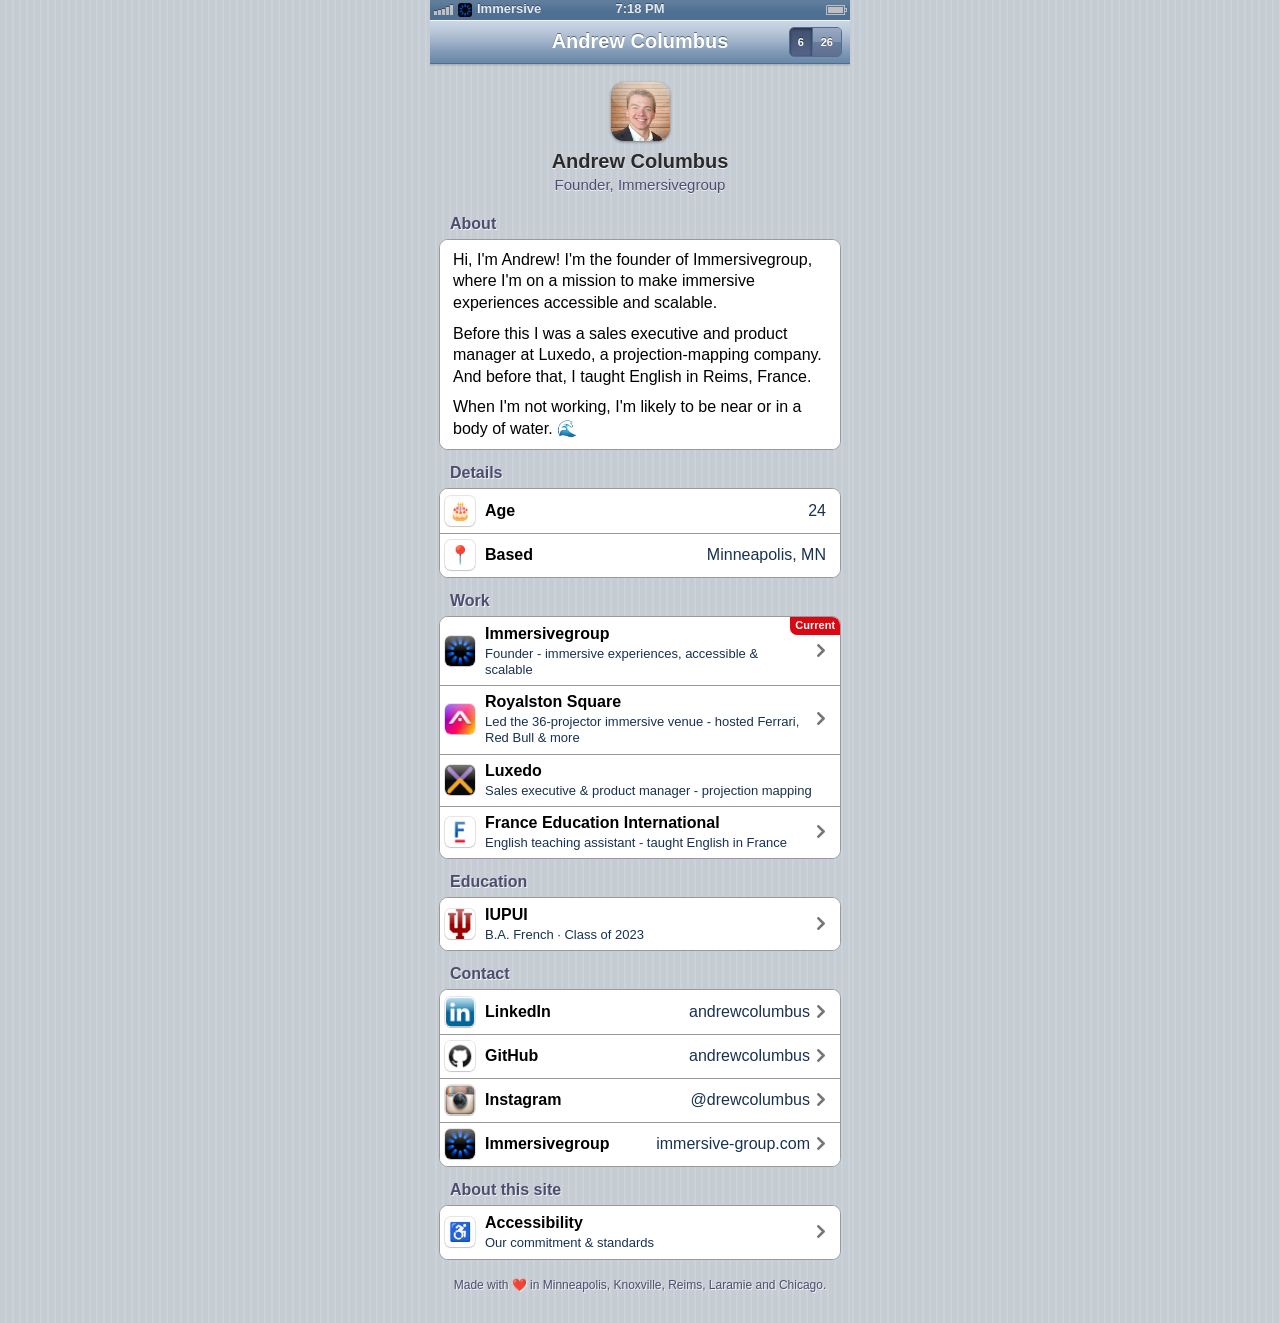
<file: index.html>
<!DOCTYPE html>
<html lang="en">
<head>
<meta charset="utf-8">
<meta name="viewport" content="width=device-width, initial-scale=1, viewport-fit=cover">
<!-- Redirect the github.io host to the canonical custom domain (GitHub also does this server-side). -->
<script>
  (function () {
    if (location.hostname === "andrewcolumbus.github.io") {
      location.replace("https://andrewcolumbus.me" + location.pathname + location.search + location.hash);
    }
  })();
</script>
<!-- Apply the saved theme before first paint so a saved Glass preference never flashes
     iOS 6. Runs after the redirect guard; defaults to iOS 6 (incl. private-mode storage). -->
<script>
  (function () {
    var t = "ios";
    try { if (localStorage.getItem("acsite.theme") === "glass") t = "glass"; } catch (e) {}
    document.documentElement.classList.add(t === "glass" ? "theme-glass" : "theme-ios");
  })();
</script>
<!-- Decorative reception: choose once per document load, before first paint.
     No polling, persistence, or changes to the theme-agnostic main.js. -->
<script>
  document.documentElement.dataset.signal = String(1 + Math.floor(Math.random() * 5));
</script>
<link rel="canonical" href="https://andrewcolumbus.me/">
<title>Andrew Columbus</title>
<meta name="description" content="Andrew Columbus - founder of Immersivegroup, making immersive experiences accessible and scalable.">
<meta name="theme-color" content="#67789a">
<meta name="color-scheme" content="light dark">

<!-- Open Graph / sharing -->
<meta property="og:type" content="website">
<meta property="og:title" content="Andrew Columbus">
<meta property="og:description" content="Founder of Immersivegroup - making immersive experiences accessible and scalable.">
<meta property="og:url" content="https://andrewcolumbus.me">
<meta name="twitter:card" content="summary">
<meta name="twitter:title" content="Andrew Columbus">
<meta name="twitter:description" content="Founder of Immersivegroup - making immersive experiences accessible and scalable.">

<!-- Favicon: glossy blue "A" drawn inline, no external request -->
<link rel="icon" href="data:image/svg+xml,%3Csvg xmlns='http://www.w3.org/2000/svg' viewBox='0 0 64 64'%3E%3Cdefs%3E%3ClinearGradient id='g' x1='0' y1='0' x2='0' y2='1'%3E%3Cstop offset='0' stop-color='%238fa3c4'/%3E%3Cstop offset='1' stop-color='%23566a8e'/%3E%3C/linearGradient%3E%3C/defs%3E%3Crect width='64' height='64' rx='14' fill='url(%23g)'/%3E%3Ctext x='32' y='46' font-family='Helvetica,Arial' font-size='42' font-weight='bold' fill='%23fff' text-anchor='middle'%3EA%3C/text%3E%3C/svg%3E">

<link rel="stylesheet" href="styles.css">
<!-- Liquid Glass theme (only active when <html> has class "theme-glass"; see glass/glass.js) -->
<link rel="stylesheet" href="glass/glass.css">
</head>
<body>
  <a class="skip-link" href="#main-content">Skip to content</a>
  <div class="screen">

    <!-- Status bar (decorative iOS chrome) -->
    <div class="statusbar" aria-hidden="true">
      <div class="sb-left">
        <span class="signal"><i></i><i></i><i></i><i></i><i></i></span>
        <img class="carrier-logo" src="assets/immersivegroup.png" alt="">
        <span class="carrier-name">Immersive</span>
        <span class="wifi" aria-hidden="true"></span>
      </div>
      <div class="sb-time" id="sb-time">9:41 AM</div>
      <div class="dynamic-island" aria-hidden="true"></div>
      <div class="battery"><span></span></div>
    </div>

    <!-- Nav bar -->
    <header class="navbar">
      <h1>Andrew Columbus</h1>
      <!-- Theme switch: iOS 6 ↔ Liquid Glass. Wired + state-synced by glass/glass.js.
           Lives in header.navbar only (drill-down navbars are div.navbar). -->
      <div class="theme-toggle" role="radiogroup" aria-label="Theme">
        <button type="button" class="seg" role="radio" data-theme="ios" aria-checked="true" tabindex="0" aria-label="iOS 6 theme">6</button>
        <button type="button" class="seg" role="radio" data-theme="glass" aria-checked="false" tabindex="-1" aria-label="iOS 26 Liquid Glass theme">26</button>
      </div>
    </header>

    <main id="main-content" class="content">

      <!-- Profile header -->
      <div class="profile">
        <div class="avatar" role="img" aria-label="Andrew Columbus">
          <img id="headshot" alt="" style="display:none">
          <span class="initials" id="initials" aria-hidden="true">AC</span>
        </div>
        <p class="name">Andrew Columbus</p>
        <p class="tagline">Founder, Immersivegroup</p>
      </div>

      <!-- About -->
      <h2 class="section-header">About</h2>
      <ul class="group" role="list">
        <li>
          <div class="cell prose">
            <p>Hi, I'm Andrew! I'm the founder of Immersivegroup, where I'm
            on a mission to make immersive experiences accessible and scalable.</p>
            <p>Before this I was a sales executive and product manager at Luxedo,
            a projection-mapping company. And before that, I taught English in
            Reims, France.</p>
            <p class="water">When I'm not working, I'm likely to be near or in a body of water. &#127754;</p>
          </div>
        </li>
      </ul>

      <!-- Details -->
      <h2 class="section-header">Details</h2>
      <ul class="group" role="list">
        <li>
          <div class="cell iconcell" id="age-cell">
            <span class="app-icon emoji" aria-hidden="true">&#127874;</span>
            <span class="label">Age</span>
            <span class="value" id="age-value">--</span>
          </div>
        </li>
        <li>
          <div class="cell iconcell">
            <span class="app-icon emoji" aria-hidden="true">&#128205;</span>
            <span class="label">Based</span>
            <span class="value">Minneapolis, MN</span>
          </div>
        </li>
      </ul>

      <!-- Work -->
      <h2 class="section-header">Work</h2>
      <ul class="group" role="list">
        <li>
          <a class="cell stack-badge disclosure" href="https://immersive-group.com" target="_blank" rel="noopener">
            <span class="app-icon"><img class="fav" src="assets/immersivegroup.png" alt=""></span>
            <span class="cell-text">
              <span class="label">Immersivegroup</span>
              <span class="sub">Founder - immersive experiences, accessible &amp; scalable</span>
            </span>
            <span class="badge">Current</span>
            <span class="sr-only"> (opens in a new tab)</span>
          </a>
        </li>
        <li>
          <button class="cell iconcell disclosure" id="royalston-cell" type="button" aria-haspopup="dialog" aria-label="Royalston Square - view links">
            <span class="app-icon"><img class="fav" src="assets/anticstudios.png" alt=""></span>
            <span class="cell-text">
              <span class="label">Royalston Square</span>
              <span class="sub">Led the 36-projector immersive venue - hosted Ferrari, Red Bull &amp; more</span>
            </span>
          </button>
        </li>
        <li>
          <div class="cell iconcell">
            <span class="app-icon"><img class="fav" src="assets/luxedo.png" alt=""></span>
            <span class="cell-text">
              <span class="label">Luxedo</span>
              <span class="sub">Sales executive &amp; product manager - projection mapping</span>
            </span>
          </div>
        </li>
        <li>
          <button class="cell iconcell disclosure" id="france-cell" type="button" aria-haspopup="dialog" aria-label="France Education International - view details">
            <span class="app-icon"><img class="fav" src="assets/franceeducation.png" alt=""></span>
            <span class="cell-text">
              <span class="label">France Education International</span>
              <span class="sub">English teaching assistant - taught English in France</span>
            </span>
          </button>
        </li>
      </ul>

      <!-- Education -->
      <h2 class="section-header">Education</h2>
      <ul class="group" role="list">
        <li>
          <button class="cell iconcell disclosure" id="iupui-cell" type="button" aria-haspopup="dialog" aria-label="IUPUI - view details">
            <span class="app-icon"><img class="fav" src="assets/iupui.png" alt="IUPUI"></span>
            <span class="cell-text">
              <span class="label">IUPUI</span>
              <span class="sub">B.A. French &middot; Class of 2023</span>
            </span>
          </button>
        </li>
      </ul>

      <!-- Contact -->
      <h2 class="section-header">Contact</h2>
      <ul class="group" role="list">
        <li>
          <a class="cell iconcell disclosure" href="https://www.linkedin.com/in/andrewcolumbus/" target="_blank" rel="noopener">
            <span class="app-icon"><img class="fav" src="assets/linkedin.png" alt=""></span>
            <span class="label">LinkedIn</span>
            <span class="value">andrewcolumbus</span>
            <span class="sr-only"> (opens in a new tab)</span>
          </a>
        </li>
        <li>
          <a class="cell iconcell disclosure" href="https://github.com/andrewcolumbus" target="_blank" rel="noopener">
            <span class="app-icon"><img class="fav" src="assets/github.png" alt=""></span>
            <span class="label">GitHub</span>
            <span class="value">andrewcolumbus</span>
            <span class="sr-only"> (opens in a new tab)</span>
          </a>
        </li>
        <li>
          <a class="cell iconcell disclosure" href="https://instagram.com/drewcolumbus" target="_blank" rel="noopener">
            <span class="app-icon"><img class="fav" src="assets/instagram.png" alt=""></span>
            <span class="label">Instagram</span>
            <span class="value">@drewcolumbus</span>
            <span class="sr-only"> (opens in a new tab)</span>
          </a>
        </li>
        <li>
          <a class="cell iconcell disclosure" href="https://immersive-group.com" target="_blank" rel="noopener">
            <span class="app-icon"><img class="fav" src="assets/immersivegroup.png" alt=""></span>
            <span class="label">Immersivegroup</span>
            <span class="value">immersive-group.com</span>
            <span class="sr-only"> (opens in a new tab)</span>
          </a>
        </li>
      </ul>

      <!-- About this site -->
      <h2 class="section-header">About this site</h2>
      <ul class="group" role="list">
        <li>
          <button class="cell iconcell disclosure" id="a11y-cell" type="button" aria-haspopup="dialog" aria-label="Accessibility statement">
            <span class="app-icon emoji" aria-hidden="true">&#9855;</span>
            <span class="cell-text">
              <span class="label">Accessibility</span>
              <span class="sub">Our commitment &amp; standards</span>
            </span>
          </button>
        </li>
      </ul>

      <footer class="footer">
        <p>Made with &#10084;&#65039; in Minneapolis, Knoxville, Reims, Laramie and Chicago.</p>
      </footer>

    </main>

    <!-- Royalston Square drill-down submenu (iOS push navigation) -->
    <section class="detail-view" id="royalston-detail" role="dialog" aria-modal="true" aria-labelledby="royalston-title" aria-hidden="true">
      <div class="navbar">
        <button class="back-btn" id="royalston-back" type="button">Work</button>
        <h1 id="royalston-title">Royalston Square</h1>
      </div>
      <div class="content">
        <h2 class="section-header">Press &amp; Links</h2>
        <ul class="group" role="list">
          <li>
            <a class="cell iconcell disclosure" href="https://eventsbyentourage.com/weddings/the-royalston/" target="_blank" rel="noopener">
              <span class="app-icon"><img class="fav" src="assets/entourage.svg" alt=""></span>
              <span class="cell-text">
                <span class="label">Events by Entourage</span>
                <span class="sub">The Royalston - weddings &amp; events</span>
              </span>
              <span class="sr-only"> (opens in a new tab)</span>
            </a>
          </li>
          <li>
            <a class="cell iconcell disclosure" href="https://northloop.org/immersive-entertainment-venue-now-booking-special-events/" target="_blank" rel="noopener">
              <span class="app-icon"><img class="fav" src="assets/northloop.png" alt=""></span>
              <span class="cell-text">
                <span class="label">North Loop</span>
                <span class="sub">Immersive entertainment venue now booking</span>
              </span>
              <span class="sr-only"> (opens in a new tab)</span>
            </a>
          </li>
          <li>
            <a class="cell iconcell disclosure" href="https://kstp.com/kstp-news/top-news/new-event-venue-brings-a-taste-of-vegas-to-minneapolis/" target="_blank" rel="noopener">
              <span class="app-icon"><img class="fav" src="assets/kstp.png" alt=""></span>
              <span class="cell-text">
                <span class="label">KSTP 5 Eyewitness News</span>
                <span class="sub">A taste of Vegas comes to Minneapolis</span>
              </span>
              <span class="sr-only"> (opens in a new tab)</span>
            </a>
          </li>
        </ul>
      </div>
    </section>

    <!-- Accessibility statement drill-down (iOS push navigation) -->
    <section class="detail-view" id="a11y-detail" role="dialog" aria-modal="true" aria-labelledby="a11y-title" aria-hidden="true">
      <div class="navbar">
        <button class="back-btn" id="a11y-back" type="button">Back</button>
        <h1 id="a11y-title">Accessibility</h1>
      </div>
      <div class="content">
        <ul class="group" role="list">
          <li>
            <div class="cell prose">
              <p>I want everyone to be able to use this site, including people who
              rely on assistive technology.</p>
            </div>
          </li>
        </ul>

        <h2 class="section-header">What are we doing?</h2>
        <ul class="group" role="list">
          <li>
            <div class="cell prose">
              <p>This site aims to follow the Web Content Accessibility Guidelines
              (WCAG) 2.2 at Level AA. It uses semantic landmarks and headings, works
              fully from the keyboard, keeps focus inside dialogs and returns it when
              they close, labels every icon and image, respects your system
              &ldquo;reduce motion&rdquo; setting, and supports browser zoom and text
              resizing.</p>
            </div>
          </li>
        </ul>

        <h2 class="section-header">How are we doing?</h2>
        <ul class="group" role="list">
          <li>
            <div class="cell prose">
              <p>Most of the experience meets that bar. Because the design recreates
              the look of iOS 6, a few labels and secondary lines keep the original
              low-contrast gray styling and may not reach AA contrast &mdash; that's a
              deliberate aesthetic choice. All content stays readable with browser
              zoom, and every control is keyboard- and screen-reader-accessible. I keep
              working to improve it.</p>
            </div>
          </li>
        </ul>
      </div>
    </section>
  </div>

  <!-- IUPUI popup -->
  <div class="modal-backdrop" id="iupui-modal" aria-hidden="true">
    <div class="alert" role="dialog" aria-modal="true" aria-labelledby="iupui-title" aria-describedby="iupui-desc">
      <img class="alert-logo" src="assets/IUPUI.jpeg" alt="">
      <div class="alert-title" id="iupui-title">IUPUI</div>
      <div class="alert-msg" id="iupui-desc">Indiana University&ndash;Purdue University Indianapolis<br>B.A. French &middot; Class of 2023</div>
      <button class="alert-btn" id="iupui-close" type="button">OK</button>
    </div>
  </div>

  <!-- France Education International popup -->
  <div class="modal-backdrop" id="france-modal" aria-hidden="true">
    <div class="alert" role="dialog" aria-modal="true" aria-labelledby="france-title" aria-describedby="france-desc">
      <img class="alert-logo" src="assets/france.jpeg" alt="">
      <div class="alert-title" id="france-title">France Education International</div>
      <div class="alert-msg" id="france-desc">English teaching assistant</div>
      <button class="alert-btn" id="france-close" type="button">OK</button>
    </div>
  </div>

  <!-- Toast + confetti -->
  <div id="toast" role="status" aria-live="polite"></div>
  <canvas id="confetti" aria-hidden="true"></canvas>

  <script src="main.js"></script>
  <!-- Liquid Glass theme: toggle wiring, persistence, and the gated effect layer.
       Always loaded; its effects activate only in Glass mode. main.js is untouched. -->
  <script src="glass/glass.js"></script>
</body>
</html>
</file>
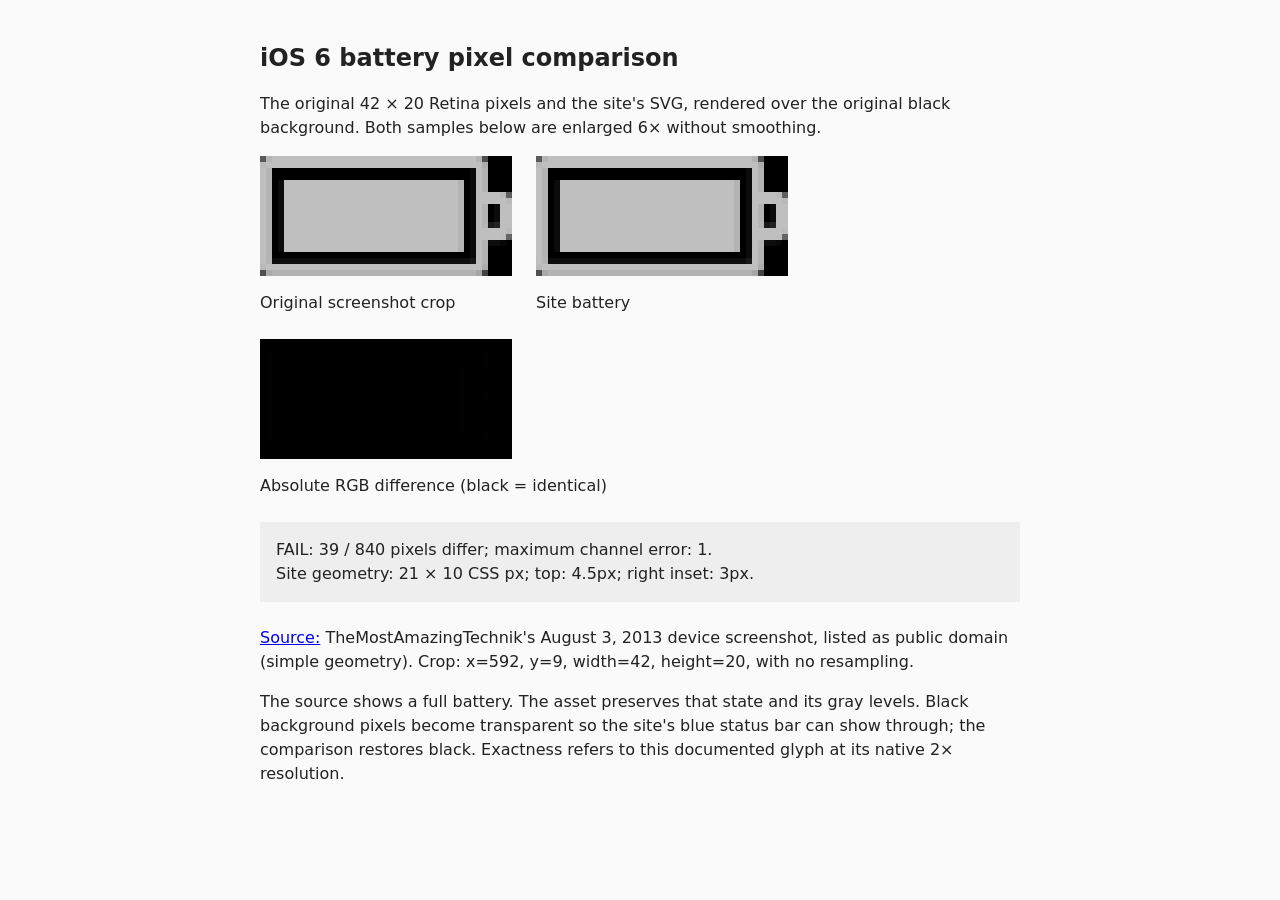
<file: docs/battery-pixel-check.html>
<!doctype html>
<html lang="en">
<meta charset="utf-8">
<meta name="viewport" content="width=device-width, initial-scale=1">
<title>iOS 6 battery pixel comparison</title>
<style>
  body { max-width: 760px; margin: 40px auto; padding: 0 20px; font: 16px/1.5 system-ui; color: #222; background: #fafafa; }
  h1 { font-size: 24px; }
  .samples { display: flex; flex-wrap: wrap; gap: 24px; }
  figure { margin: 0; }
  canvas { width: 252px; height: 120px; image-rendering: pixelated; background: #000; }
  figcaption { margin-top: 8px; }
  output { display: block; padding: 16px; margin: 24px 0; background: #eee; white-space: pre-line; }
  iframe { position: absolute; left: -10000px; width: 320px; height: 100px; border: 0; }
</style>
<h1>iOS 6 battery pixel comparison</h1>
<p>The original 42 × 20 Retina pixels and the site's SVG, rendered over the
original black background. Both samples below are enlarged 6× without smoothing.</p>
<div class="samples">
  <figure><canvas id="reference" width="42" height="20"></canvas><figcaption>Original screenshot crop</figcaption></figure>
  <figure><canvas id="actual" width="42" height="20"></canvas><figcaption>Site battery</figcaption></figure>
  <figure><canvas id="difference" width="42" height="20"></canvas><figcaption>Absolute RGB difference (black = identical)</figcaption></figure>
</div>
<output id="result" role="status">Loading original pixels and the current site…</output>
<p><a href="https://commons.wikimedia.org/wiki/File:IOS_6_Status_Bar.png">Source:</a>
TheMostAmazingTechnik's August 3, 2013 device screenshot, listed as public domain
(simple geometry). Crop: x=592, y=9, width=42, height=20, with no resampling.</p>
<p>The source shows a full battery. The asset preserves that state and its gray
levels. Black background pixels become transparent so the site's blue status bar
can show through; the comparison restores black. Exactness refers to this
documented glyph at its native 2× resolution.</p>
<iframe id="site" title="Site geometry verification" src="../index.html" aria-hidden="true" tabindex="-1"></iframe>
<script>
  const loadImage = src => new Promise((resolve, reject) => {
    const img = new Image();
    img.onload = () => resolve(img);
    img.onerror = () => reject(new Error('Could not load ' + src));
    img.src = src;
  });
  const frame = document.getElementById('site');
  const siteReady = new Promise(resolve => frame.addEventListener('load', resolve, { once: true }));
  (async () => {
    const [source] = await Promise.all([loadImage('reference/ios6-status-original.png'), siteReady]);
    const doc = frame.contentDocument;
    doc.documentElement.classList.remove('theme-glass');
    doc.documentElement.classList.add('theme-ios');
    const battery = doc.querySelector('.battery');
    const style = frame.contentWindow.getComputedStyle(battery);
    const url = style.backgroundImage.match(/url\(["']?(.*?)["']?\)/)[1];
    const asset = await loadImage(url);
    const ref = document.getElementById('reference').getContext('2d');
    const actual = document.getElementById('actual').getContext('2d');
    const diff = document.getElementById('difference').getContext('2d');
    ref.drawImage(source, 592, 9, 42, 20, 0, 0, 42, 20);
    actual.fillStyle = '#000';
    actual.fillRect(0, 0, 42, 20);
    actual.drawImage(asset, 0, 0, parseFloat(style.width) * 2, parseFloat(style.height) * 2);
    const expected = ref.getImageData(0, 0, 42, 20).data;
    const observed = actual.getImageData(0, 0, 42, 20).data;
    const difference = diff.createImageData(42, 20);
    let changed = 0, maxError = 0;
    for (let i = 0; i < expected.length; i += 4) {
      let pixelChanged = false;
      for (let c = 0; c < 3; c++) {
        const error = Math.abs(expected[i + c] - observed[i + c]);
        difference.data[i + c] = error;
        maxError = Math.max(maxError, error);
        pixelChanged ||= error !== 0;
      }
      difference.data[i + 3] = 255;
      changed += Number(pixelChanged);
    }
    diff.putImageData(difference, 0, 0);
    const rect = battery.getBoundingClientRect();
    const bar = doc.querySelector('.statusbar').getBoundingClientRect();
    const top = rect.top - bar.top, right = bar.right - rect.right;
    const geometryMatches = rect.width === 21 && rect.height === 10 && top === 4.5 && right === 3;
    const pass = changed === 0 && geometryMatches;
    document.getElementById('result').textContent =
      (pass ? 'PASS' : 'FAIL') + ': ' + changed + ' / 840 pixels differ; maximum channel error: ' + maxError + '.\n' +
      'Site geometry: ' + rect.width + ' × ' + rect.height + ' CSS px; top: ' + top + 'px; right inset: ' + right + 'px.';
    document.documentElement.dataset.result = pass ? 'pass' : 'fail';
  })().catch(error => {
    document.getElementById('result').textContent = 'ERROR: ' + error.message;
    document.documentElement.dataset.result = 'error';
  });
</script>
</html>
</file>
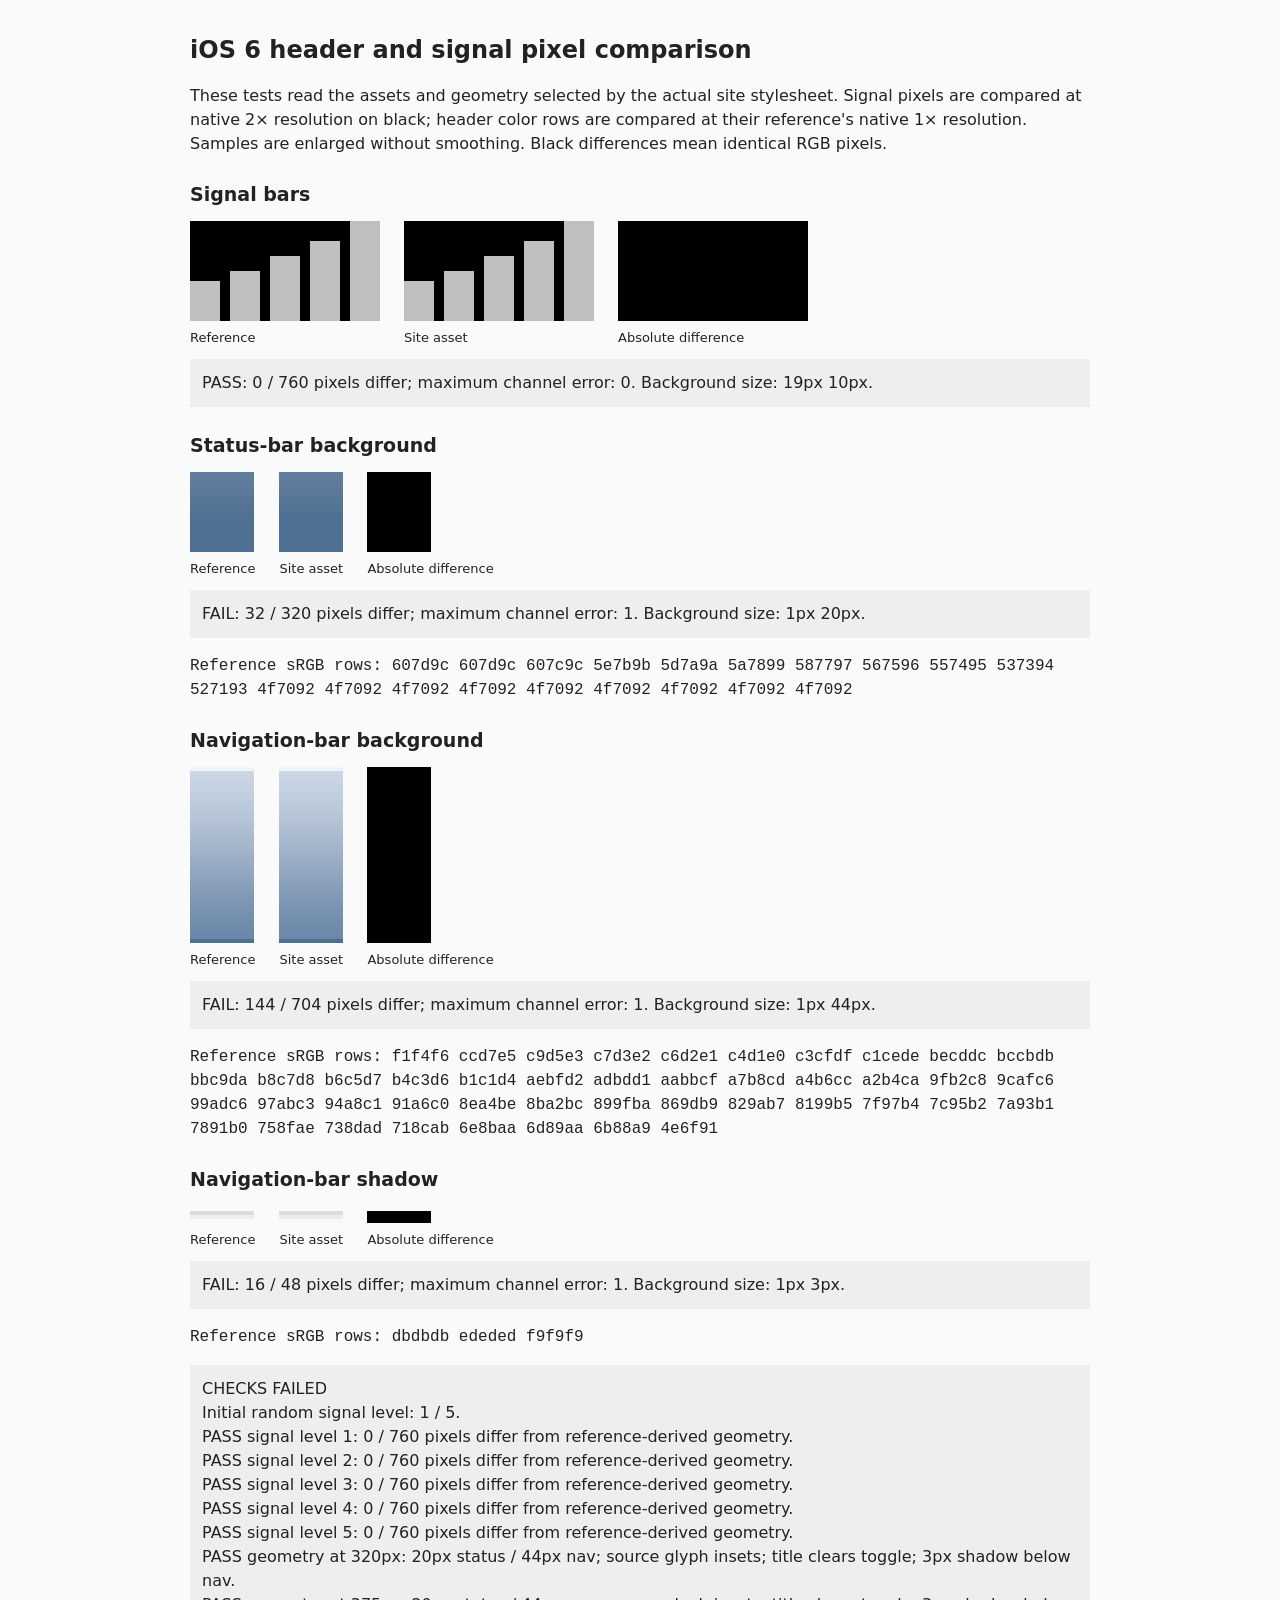
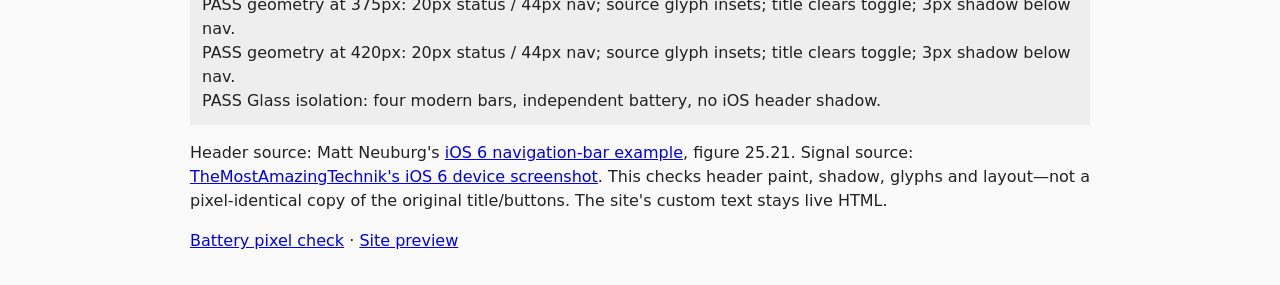
<file: docs/header-pixel-check.html>
<!doctype html>
<html lang="en">
<meta charset="utf-8">
<meta name="viewport" content="width=device-width, initial-scale=1">
<title>iOS 6 header and signal pixel comparison</title>
<style>
  body { max-width: 900px; margin: 32px auto; padding: 0 20px; font: 16px/1.5 system-ui; color: #222; background: #fafafa; }
  h1 { font-size: 24px; } h2 { font-size: 19px; margin: 24px 0 12px; }
  .samples { display: flex; flex-wrap: wrap; gap: 24px; }
  figure { margin: 0; } canvas { image-rendering: pixelated; }
  figcaption { font-size: 13px; }
  output { display: block; padding: 12px; margin: 12px 0; background: #eee; white-space: pre-line; }
  iframe { position: absolute; left: -10000px; width: 320px; height: 800px; border: 0; }
</style>
<h1>iOS 6 header and signal pixel comparison</h1>
<p>These tests read the assets and geometry selected by the actual site stylesheet.
Signal pixels are compared at native 2× resolution on black; header color rows
are compared at their reference's native 1× resolution. Samples are enlarged
without smoothing. Black differences mean identical RGB pixels.</p>
<div id="checks"></div>
<output id="result" role="status">Loading references and site…</output>
<p>Header source: Matt Neuburg's <a href="https://www.apeth.com/iOSBook/ch25.html#FIGnavbar">iOS 6 navigation-bar example</a>,
figure 25.21. Signal source: <a href="https://commons.wikimedia.org/wiki/File:IOS_6_Status_Bar.png">TheMostAmazingTechnik's iOS 6 device screenshot</a>.
This checks header paint, shadow, glyphs and layout—not a pixel-identical copy
of the original title/buttons. The site's custom text stays live HTML.</p>
<p><a href="battery-pixel-check.html">Battery pixel check</a> · <a href="../index.html">Site preview</a></p>
<iframe id="site" title="Site geometry verification" aria-hidden="true" tabindex="-1"></iframe>
<script>
  const image = src => new Promise((resolve, reject) => {
    const img = new Image(); img.onload = () => resolve(img);
    img.onerror = () => reject(new Error('Could not load ' + src)); img.src = src;
  });
  const frame = document.getElementById('site');
  const ready = new Promise(resolve => frame.addEventListener('load', resolve, { once: true }));
  frame.src = '../index.html?pixel-check=' + Date.now();
  (async () => {
    const [status, header] = await Promise.all([
      image('reference/ios6-status-original.png'), image('reference/ios6-header-original.png'), ready
    ]);
    const doc = frame.contentDocument, win = frame.contentWindow;
    const initialLevel = Number(doc.documentElement.dataset.signal);
    doc.documentElement.dataset.signal = '5';
    doc.documentElement.classList.remove('theme-glass'); doc.documentElement.classList.add('theme-ios');
    const cases = [
      { name: 'Signal bars', selector: '.signal', source: status, crop: [8, 9, 38, 20], size: '19px 10px', scale: 2, bg: '#000', zoom: 5 },
      { name: 'Status-bar background', selector: '.statusbar', source: header, crop: [100, 10, 16, 20], size: '1px 20px', scale: 1, zoom: 4 },
      { name: 'Navigation-bar background', selector: 'header.navbar', source: header, crop: [100, 30, 16, 44], size: '1px 44px', scale: 1, zoom: 4 },
      { name: 'Navigation-bar shadow', selector: 'header.navbar', pseudo: '::after', source: header, crop: [100, 74, 16, 3], size: '1px 3px', scale: 1, bg: '#fff', zoom: 4 }
    ];
    let pass = Number.isInteger(initialLevel) && initialLevel >= 1 && initialLevel <= 5;
    for (const test of cases) {
      const [x, y, width, height] = test.crop;
      const element = doc.querySelector(test.selector), style = win.getComputedStyle(element, test.pseudo);
      const url = style.backgroundImage.match(/url\(["']?(.*?)["']?\)/);
      if (!url) throw new Error(test.name + ': missing background asset');
      const asset = await image(url[1]);
      const section = document.createElement('section');
      const heading = document.createElement('h2'); heading.textContent = test.name; section.append(heading);
      const samples = document.createElement('div'); samples.className = 'samples'; section.append(samples);
      const contexts = ['Reference', 'Site asset', 'Absolute difference'].map(label => {
        const figure = document.createElement('figure'), canvas = document.createElement('canvas');
        canvas.width = width; canvas.height = height;
        canvas.style.width = width * test.zoom + 'px'; canvas.style.height = height * test.zoom + 'px';
        const caption = document.createElement('figcaption'); caption.textContent = label;
        figure.append(canvas, caption); samples.append(figure); return canvas.getContext('2d');
      });
      const [ref, actual, diff] = contexts;
      ref.drawImage(test.source, x, y, width, height, 0, 0, width, height);
      actual.fillStyle = test.bg || '#fff'; actual.fillRect(0, 0, width, height);
      const [tileWidth, tileHeight] = style.backgroundSize.split(' ').map(value => parseFloat(value) * test.scale);
      for (let left = 0; left < width; left += tileWidth) actual.drawImage(asset, left, 0, tileWidth, tileHeight);
      const expected = ref.getImageData(0, 0, width, height).data;
      const observed = actual.getImageData(0, 0, width, height).data;
      const difference = diff.createImageData(width, height);
      let changed = 0, maxError = 0;
      for (let i = 0; i < expected.length; i += 4) {
        let pixelChanged = false;
        for (let c = 0; c < 3; c++) {
          const error = Math.abs(expected[i + c] - observed[i + c]);
          difference.data[i + c] = error; maxError = Math.max(maxError, error); pixelChanged ||= error !== 0;
        }
        difference.data[i + 3] = 255; changed += Number(pixelChanged);
      }
      diff.putImageData(difference, 0, 0);
      const matches = changed === 0 && style.backgroundSize === test.size;
      pass &&= matches;
      const output = document.createElement('output');
      output.textContent = (matches ? 'PASS' : 'FAIL') + ': ' + changed + ' / ' + width * height +
        ' pixels differ; maximum channel error: ' + maxError + '. Background size: ' + style.backgroundSize + '.';
      section.append(output); document.getElementById('checks').append(section);
      if (changed && test.selector !== '.signal') {
        const palette = document.createElement('pre');
        palette.style.whiteSpace = 'pre-wrap';
        palette.textContent = 'Reference sRGB rows: ' + Array.from({ length: height }, (_, row) =>
          Array.from(expected.slice(row * width * 4, row * width * 4 + 3), value => value.toString(16).padStart(2, '0')).join('')
        ).join(' ');
        section.append(palette);
      }
    }
    const notes = ['Initial random signal level: ' + initialLevel + ' / 5.'];
    // Lower levels are reference-derived: keep the original active columns,
    // collapse inactive columns to the 1px baseline dashes in the low-signal shot.
    const sourceCanvas = document.createElement('canvas'); sourceCanvas.width = 38; sourceCanvas.height = 20;
    const referenceSignal = sourceCanvas.getContext('2d'); referenceSignal.drawImage(status, 8, 9, 38, 20, 0, 0, 38, 20);
    const fullPixels = referenceSignal.getImageData(0, 0, 38, 20);
    for (let level = 1; level <= 5; level++) {
      doc.documentElement.dataset.signal = String(level);
      const style = win.getComputedStyle(doc.querySelector('.signal'));
      const asset = await image(style.backgroundImage.match(/url\(["']?(.*?)["']?\)/)[1]);
      const canvas = document.createElement('canvas'); canvas.width = 38; canvas.height = 20;
      const ctx = canvas.getContext('2d'); ctx.fillStyle = '#000'; ctx.fillRect(0, 0, 38, 20); ctx.drawImage(asset, 0, 0, 38, 20);
      const pixels = ctx.getImageData(0, 0, 38, 20).data;
      let changed = 0;
      for (let y = 0; y < 20; y++) for (let x = 0; x < 38; x++) {
        const barIndex = Math.floor(x / 8), inactiveTop = barIndex >= level && y < 18;
        const offset = (y * 38 + x) * 4;
        const expected = inactiveTop ? 0 : fullPixels.data[offset];
        if (pixels[offset] !== expected || pixels[offset + 1] !== expected || pixels[offset + 2] !== expected) changed++;
      }
      pass &&= changed === 0;
      notes.push((changed === 0 ? 'PASS' : 'FAIL') + ' signal level ' + level + ': ' + changed + ' / 760 pixels differ from reference-derived geometry.');
    }
    for (const width of [320, 375, 420]) {
      frame.style.width = width + 'px';
      const bar = doc.querySelector('.statusbar').getBoundingClientRect();
      const signal = doc.querySelector('.signal').getBoundingClientRect();
      const battery = doc.querySelector('.battery').getBoundingClientRect();
      const nav = doc.querySelector('header.navbar').getBoundingClientRect();
      const title = doc.querySelector('header.navbar h1').getBoundingClientRect();
      const toggle = doc.querySelector('.theme-toggle').getBoundingClientRect();
      const shadow = win.getComputedStyle(doc.querySelector('header.navbar'), '::after');
      const geometry = bar.height === 20 && signal.width === 19 && signal.height === 10 &&
        signal.left - bar.left === 4 && signal.top - bar.top === 4.5 &&
        battery.width === 21 && battery.height === 10 && battery.top - bar.top === 4.5 && bar.right - battery.right === 3 &&
        nav.height === 44 && nav.top === bar.bottom && title.right <= toggle.left &&
        parseFloat(shadow.top) === 44 && shadow.height === '3px';
      pass &&= geometry; notes.push((geometry ? 'PASS' : 'FAIL') + ' geometry at ' + width + 'px: 20px status / 44px nav; source glyph insets; title clears toggle; 3px shadow below nav.');
    }
    doc.documentElement.classList.replace('theme-ios', 'theme-glass');
    const modernSignal = win.getComputedStyle(doc.querySelector('.signal'));
    const modernBars = [...doc.querySelectorAll('.signal i')].filter(el => win.getComputedStyle(el).display !== 'none');
    const glass = modernSignal.backgroundImage === 'none' && modernBars.length === 4 &&
      win.getComputedStyle(doc.querySelector('.battery')).backgroundImage === 'none' &&
      win.getComputedStyle(doc.querySelector('header.navbar'), '::after').display === 'none';
    pass &&= glass; notes.push((glass ? 'PASS' : 'FAIL') + ' Glass isolation: four modern bars, independent battery, no iOS header shadow.');
    document.getElementById('result').textContent = (pass ? 'ALL CHECKS PASS' : 'CHECKS FAILED') + '\n' + notes.join('\n');
    document.documentElement.dataset.result = pass ? 'pass' : 'fail';
  })().catch(error => {
    document.getElementById('result').textContent = 'ERROR: ' + error.message;
    document.documentElement.dataset.result = 'error';
  });
</script>
</html>
</file>
<file: styles.css>
/* ============================================================
   Cydia "cytyle" web-app skin - Andrew Columbus
   ------------------------------------------------------------
   Matches saurik's cytyle stylesheet, the sheet behind real
   iOS-era web apps (cydia.saurik.com, tlsroot.litten.ca):
   a 320px column on a 7px pinstripe, 9px-radius white fieldsets
   ruled with #999 hairlines, bold navy-purple group labels, and
   a blue gradient press state.

   Every texture is drawn in CSS - the pinstripe and the
   disclosure chevron are reproductions of cytyle's two tiny
   PNG tiles, decoded pixel-for-pixel, so nothing is fetched.

   The Liquid Glass theme (glass/glass.css) layers on top of
   this file and re-pins anything it does not want to inherit.
   ============================================================ */

:root {
  /* Pinstripe, decoded from cytyle's 7x1 tile: 5px of #c5ccd4 then 2px of
     #cbd2d8, over a #c7ced5 ground. Much softer than a naive hairline stripe. */
  --pinstripe-base: #c7ced5;
  --pinstripe-dark: #c5ccd4;
  --pinstripe-light: #cbd2d8;
  --pinstripe: repeating-linear-gradient(90deg,
    var(--pinstripe-dark) 0, var(--pinstripe-dark) 5px,
    var(--pinstripe-light) 5px, var(--pinstripe-light) 7px);

  --cell-bg: #ffffff;
  --cell-bg-active: #0374e2;      /* solid fallback under the press gradient */
  --separator: #999999;           /* cytyle rules rows full-bleed, not inset */
  --text: #000000;
  --text-detail: #193250;         /* cytyle: label + label */
  --text-blue: #0000ff;           /* cytyle: links inside a prose block */
  --section-header: #4d4d70;      /* cytyle: panel > label */
  --navbar-top: #ccd7e5;
  --navbar-bottom: #6b88a9;
  --navbar-border: #4e6f91;
  --radius: 9px;                  /* cytyle fieldset radius */
  --gutter: 9px;                  /* cytyle fieldset margin */
}

* { box-sizing: border-box; -webkit-tap-highlight-color: transparent; }

html, body { margin: 0; padding: 0; }

body {
  /* cytyle asks for plain Helvetica, not Helvetica Neue - it is wider and
     rounder, and is a large part of why these pages read as "2010 web app". */
  font-family: Helvetica, Arial, sans-serif;
  font-size: 16px;
  line-height: 1.25;
  color: var(--text);
  background-color: var(--pinstripe-base);
  background-image: var(--pinstripe);
  -webkit-text-size-adjust: none;
  min-height: 100vh;
}

/* The "device screen". cytyle pins its body to a flat 320px (an iPhone 4
   screen); we deliberately run wider - the cytyle *look* does not depend on
   the column width, and 420px keeps the prose and row labels readable. */
.screen {
  max-width: 420px;
  margin: 0 auto;
  min-height: 100vh;
  position: relative;
  box-shadow: 0 0 22px rgba(0,0,0,0.18);
  background-color: var(--pinstripe-base);
  background-image: var(--pinstripe);
  overflow: hidden;
}

/* ---------- Status bar ----------
   iOS 6 Settings uses a blue-tinted bar with pale, embossed glyphs.
   Screenshot references and measurements: docs/ios6-reference-notes.md. */
.statusbar {
  height: 20px;
  background: #4f7092 url("assets/statusbar-ios6.svg") left top / 1px 20px repeat-x;
  background-origin: border-box;
  /* Keep the 19px content box for the original glyphs' y=4.5px placement.
     The background asset supplies every row, including this final row. */
  border-bottom: 1px solid transparent;
  display: flex;
  align-items: center;
  justify-content: space-between;
  padding: 0 6px;
  font-size: 13px;
  font-weight: 700;
  color: #e4eaf2;
  position: relative;
  text-shadow: 0 -1px 0 rgba(0,0,0,0.35);
}
.statusbar .sb-left { display: flex; align-items: center; gap: 5px; }
.statusbar .carrier-logo {
  width: 14px; height: 14px; display: block;
  border-radius: 3px; object-fit: contain;
}
.statusbar .sb-time {
  position: absolute; left: 0; right: 0; text-align: center;
  font-weight: 700; pointer-events: none;
}
/* Native 38x20 Retina signal pixels. The -2px margin restores the source's
   4px left inset inside the status bar's existing 6px padding. */
html[data-signal="1"] { --signal-image: url("assets/signal-ios6-1.svg"); }
html[data-signal="2"] { --signal-image: url("assets/signal-ios6-2.svg"); }
html[data-signal="3"] { --signal-image: url("assets/signal-ios6-3.svg"); }
html[data-signal="4"] { --signal-image: url("assets/signal-ios6-4.svg"); }
.signal {
  display: block; width: 19px; height: 10px; flex: 0 0 auto;
  margin-left: -2px;
  background: var(--signal-image, url("assets/signal-ios6.svg")) center / 19px 10px no-repeat;
  filter: drop-shadow(0 -1px 0 rgba(0,0,0,0.333333));
}
.signal i { display: none; }
.battery {
  /* Exact 42x20 Retina glyph at 21x10 CSS px. The 20px bar's 19px content
     area centers it at y=4.5px; -3px restores the native 3px right inset.
     Pixel comparison and source: docs/battery-pixel-check.html. */
  width: 21px; height: 10px; flex: 0 0 auto; margin-right: -3px;
  position: relative;
  background: url("assets/battery-ios6.svg") center / 21px 10px no-repeat;
}
.battery span { display: none; }
/* Modern status-bar parts (Wi-Fi glyph + Dynamic Island) used only by the
   Liquid Glass / iOS 26 theme; the iOS 6 status bar never shows them. */
.wifi, .dynamic-island { display: none; }

/* ---------- Nav bar ---------- */
.navbar {
  height: 44px;
  position: relative;
  display: flex; align-items: center; justify-content: center;
  /* Native 44px rows include the highlight and bottom rule. No extra gloss. */
  background: var(--navbar-bottom) url("assets/navbar-ios6.svg") left top / 1px 44px repeat-x;
  background-origin: border-box;
  border-bottom: 1px solid transparent;
  box-shadow: none;
}
.navbar::after {
  content: "";
  position: absolute; left: 0; right: 0; top: calc(100% + 1px);
  height: 3px; z-index: 1; pointer-events: none;
  background: url("assets/navbar-shadow-ios6.svg") left top / 1px 3px repeat-x;
}
.navbar h1 {
  margin: 0;
  font-size: 20px;
  font-weight: 700;
  color: #ffffff;
  text-shadow: 0 -1px 0 rgba(0,0,0,0.45);
  letter-spacing: normal;
}

/* ---------- Theme switch - iOS 6 segmented control (nav bar right slot) ----------
   Lives only in the page header (header.navbar, which is position:relative). The
   drill-down navbars are div.navbar and never receive this control. glass/glass.js
   wires it and keeps aria-checked/tabindex in sync with the active theme. */
.theme-toggle {
  position: absolute;
  right: 8px;
  top: 7px;
  height: 30px;
  display: inline-flex;
  border: 1px solid var(--navbar-border);
  border-radius: 5px;
  overflow: hidden;
  box-shadow: inset 0 1px 0 rgba(255,255,255,0.4);
}
.theme-toggle .seg {
  -webkit-appearance: none;
  appearance: none;
  margin: 0;
  border: 0;
  padding: 0 8px;
  font-family: inherit;
  font-size: 11px;
  font-weight: 700;
  line-height: 28px;
  color: #fff;
  text-shadow: 0 -1px 0 rgba(0,0,0,0.45);
  white-space: nowrap;
  cursor: pointer;
  /* unselected segment: the same two-tone gloss as the iOS 6 back button */
  background: linear-gradient(to bottom,
    #9aa9c2 0%, #8395b2 49%, #6a7c9e 51%, #5d6e91 100%);
}
.theme-toggle .seg + .seg {
  border-left: 1px solid var(--navbar-border);
}
/* selected segment reads "pressed in" - darker + inset, classic iOS 6 segmented control */
.theme-toggle .seg[aria-checked="true"] {
  background: linear-gradient(to bottom, #41506e 0%, #54648a 100%);
  box-shadow: inset 0 1px 3px rgba(0,0,0,0.5);
}
.theme-toggle .seg:focus-visible {
  outline: 2px solid #0a60ff;
  outline-offset: -2px;
}
/* Keep the centered title clear of the toggle on narrow phones. */
@media (max-width: 380px) {
  .navbar h1 { font-size: 17px; }
  .theme-toggle .seg { font-size: 10px; padding: 0 6px; }
}

/* ---------- Scrollable content ---------- */
.content { padding: 4px 0 18px; }

/* ---------- Profile header ----------
   Photo, name and tagline share the screen's center line. */
.profile {
  text-align: center;
  padding: 14px var(--gutter) 6px;
}
.avatar {
  width: 59px; height: 59px; flex: 0 0 auto; margin: 0 auto 8px;
  border-radius: 13px;
  background: linear-gradient(to bottom, #8fa3c4, #566a8e);
  box-shadow:
    inset 0 1px 1px rgba(255,255,255,0.6),
    0 1px 3px rgba(0,0,0,0.4);
  position: relative;
  overflow: hidden;
  display: flex; align-items: center; justify-content: center;
}
.avatar img { width: 100%; height: 100%; object-fit: cover; display: block; }
.avatar .initials {
  font-size: 28px; font-weight: 700; color: #fff;
  text-shadow: 0 -1px 0 rgba(0,0,0,0.3);
}
/* iOS app-icon gloss */
.avatar::after {
  content: ""; position: absolute; left: 0; right: 0; top: 0; height: 48%;
  background: linear-gradient(to bottom, rgba(255,255,255,0.45), rgba(255,255,255,0.05));
  border-radius: 13px 13px 50% 50% / 13px 13px 16px 16px;
  pointer-events: none;
}
.profile .name {
  font-size: 20px; font-weight: 700; margin: 0;
  color: #2b2b2b; text-shadow: 0 1px 0 rgba(255,255,255,0.75);
}
.profile .tagline {
  font-size: 15px; color: #4d4d70; margin: 2px 0 0;
  text-shadow: 0 1px 0 rgba(255,255,255,0.75);
}

/* ---------- Grouped table view ----------
   cytyle: panel > label for the header, panel > fieldset for the group. */
.section-header {
  position: relative;
  top: 4px;
  margin: var(--gutter);
  padding-left: 11px;
  font-size: 16px;
  font-weight: bold;
  text-transform: none;      /* cytyle labels are sentence case, never caps */
  letter-spacing: 0;
  color: var(--section-header);
  text-shadow: rgba(255,255,255,0.75) 1px 1px 0;
}
.group {
  margin: var(--gutter);
  padding: 0;
  list-style: none;
  background: var(--cell-bg);
  border: 1px solid #999;
  border-radius: var(--radius);
  overflow: hidden;
}
/* The grouped rows are real <ul><li> lists; the <li> is a transparent wrapper. */
.group > li { display: block; }

.cell {
  display: flex;
  align-items: center;
  min-height: 40px;
  padding: 10px 14px;
  background: var(--cell-bg);
  position: relative;
  text-decoration: none;
  color: var(--text);
  font-size: 16px;
}
/* cytyle rules each row off with a full-bleed #999 hairline - not an inset,
   light-gray separator. It is the single loudest tell of the style. */
li + li > .cell::before {
  content: "";
  position: absolute; left: 0; right: 0; top: 0;
  height: 1px; background: var(--separator);
}
/* cytyle: label:first-child is bold, the label after it is navy and right-set */
.cell .label { flex: 0 0 auto; font-weight: bold; }
.cell .value {
  margin-left: auto;
  color: var(--text-detail);
  text-align: right;
  padding-left: 10px;
}
a.cell .label { color: var(--text); }
a.cell .value { color: var(--text-detail); }

/* Disclosure chevron - cytyle ships a 10x13 PNG of a solid #767676 chevron.
   Redrawn here as an inline SVG of the same size, colour and geometry. */
a.cell.disclosure, button.cell.disclosure { padding-right: 30px; }
a.cell.disclosure::after, button.cell.disclosure::after {
  content: "";
  position: absolute; right: 14px; top: 50%;
  width: 10px; height: 13px; margin-top: -7px;
  background: url("data:image/svg+xml,%3Csvg xmlns='http://www.w3.org/2000/svg' width='10' height='13' viewBox='0 0 10 13'%3E%3Cpath d='M2.4,1.3L7.6,6.5L2.4,11.7' fill='none' stroke='%23767676' stroke-width='2.6' stroke-linecap='round' stroke-linejoin='round'/%3E%3C/svg%3E") no-repeat center;
  background-size: 10px 13px;
}
/* Press state - cytyle's .cytyle-dn: a blue gradient, white text, white chevron */
a.cell:active, a.cell.tapped,
button.cell:active, button.cell.tapped {
  background-color: var(--cell-bg-active);
  background-image: linear-gradient(to bottom, #058cdf 0%, #015de6 100%);
}
a.cell:active .label, a.cell.tapped .label,
a.cell:active .value, a.cell.tapped .value,
button.cell:active .label, button.cell.tapped .label,
button.cell:active .value, button.cell.tapped .value { color: #fff; }
a.cell:active::after, a.cell.tapped::after,
button.cell:active::after, button.cell.tapped::after {
  background-image: url("data:image/svg+xml,%3Csvg xmlns='http://www.w3.org/2000/svg' width='10' height='13' viewBox='0 0 10 13'%3E%3Cpath d='M2.4,1.3L7.6,6.5L2.4,11.7' fill='none' stroke='%23ffffff' stroke-width='2.6' stroke-linecap='round' stroke-linejoin='round'/%3E%3C/svg%3E");
}

/* Age cell is only interactive on the actual birthday (June 8) */
.cell.birthday-cell { cursor: pointer; }
.cell.birthday-cell:active, .cell.birthday-cell.tapped {
  background-color: var(--cell-bg-active);
  background-image: linear-gradient(to bottom, #058cdf 0%, #015de6 100%);
}
.cell.birthday-cell:active .label, .cell.birthday-cell.tapped .label,
.cell.birthday-cell:active .value, .cell.birthday-cell.tapped .value { color: #fff; }

/* Paragraph-style cell (About copy) - cytyle's fieldset > div block.
   cytyle centres these paragraphs; kept left-aligned here because this one
   carries a multi-paragraph bio rather than a one-line blurb. */
.cell.prose {
  display: block;
  padding: 9px 13px;
  line-height: 1.35;
  color: var(--text);
}
.cell.prose p { margin: 0 0 9px; }
.cell.prose p:last-child { margin-bottom: 0; }
.cell.prose a { color: var(--text-blue); }

/* Secondary line under a row - cytyle's label.lower: block, 13px, navy */
.cell.stacked { flex-direction: column; align-items: flex-start; }
.cell.stacked .label { font-weight: bold; }
.cell.stacked .sub {
  display: block; font-size: 13px; color: var(--text-detail);
  margin-top: 2px; padding-right: 18px;
}
a.cell.stacked:active .sub, a.cell.stacked.tapped .sub { color: rgba(255,255,255,0.9); }

/* Corner tab ("Current") - cytyle pins these flush into a row corner with a
   single rounded inner corner, rather than floating a pill above the row. */
.badge {
  position: absolute;
  top: 0;
  right: 0;
  z-index: 2;
  background-color: #da0812;
  color: #fff;
  font-size: 11px;
  font-weight: bold;
  line-height: 1.25;
  padding: 0.2em 0.45em;
  border-bottom-left-radius: 7px;
  text-align: center;
  white-space: nowrap;
}

/* Stacked work cell that also carries a corner tab */
.cell.stack-badge { position: relative; flex-direction: row; align-items: center; }
.cell.stack-badge .cell-text { display: flex; flex-direction: column; min-width: 0; }
.cell.stack-badge .label { font-weight: bold; padding-right: 62px; }
.cell.stack-badge .sub {
  display: block; font-size: 13px; color: var(--text-detail);
  margin-top: 2px; padding-right: 6px;
}
a.cell.stack-badge:active .sub, a.cell.stack-badge.tapped .sub { color: rgba(255,255,255,0.9); }

/* iOS-era glossy app-icon tile: holds a logo image or an emoji.
   Keep the 30px tile and 5px inset; use the ~10px icon-to-label gap seen in
   iOS 6 Settings screenshots. See docs/ios6-reference-notes.md. */
.app-icon {
  position: relative;
  width: 30px; height: 30px; flex: 0 0 auto; margin: 0 10px 0 0;
  border-radius: 6px; overflow: hidden; background: #fff;
  box-shadow: 0 0 0 1px rgba(0,0,0,0.10), 0 1px 1px rgba(0,0,0,0.14);
  display: flex; align-items: center; justify-content: center;
}
.app-icon img { width: 100%; height: 100%; object-fit: contain; display: block; }
.app-icon::after { /* glossy top highlight */
  content: ""; position: absolute; left: 0; right: 0; top: 0; height: 50%;
  background: linear-gradient(to bottom, rgba(255,255,255,0.45), rgba(255,255,255,0.04));
  pointer-events: none;
}
.app-icon.emoji { font-size: 18px; line-height: 1; }
.app-icon.emoji::after { display: none; }

/* 30px icon + 7px above/below gives the native 44px single-line row.
   Longer descriptions expand naturally while sharing the same text column. */
.cell.iconcell, .cell.stack-badge {
  min-height: 44px;
  padding-left: 5px;
  padding-top: 7px;
  padding-bottom: 7px;
}
.cell.iconcell { align-items: center; }
.cell.iconcell .cell-text { display: flex; flex-direction: column; min-width: 0; }
.cell.iconcell .label { font-weight: bold; }
.cell.iconcell .sub {
  display: block; font-size: 13px; color: var(--text-detail); margin-top: 2px;
}
a.cell.iconcell:active .sub, a.cell.iconcell.tapped .sub,
button.cell.iconcell:active .sub, button.cell.iconcell.tapped .sub { color: rgba(255,255,255,0.9); }

/* ---------- Drill-down detail view (iOS push navigation) ---------- */
.detail-view {
  position: absolute;
  top: 20px; /* sit just below the status bar */
  left: 0; right: 0; bottom: 0;
  background-color: var(--pinstripe-base);
  background-image: var(--pinstripe);
  transform: translateX(100%);
  transition: transform 0.32s ease;
  z-index: 20;
  overflow-y: auto;
  -webkit-overflow-scrolling: touch;
}
.detail-view.open { transform: translateX(0); }
body.modal-open { overflow: hidden; }

/* iOS 6 back button (reusable standard): glossy rounded body + a rotated
   "diamond" tail for the arrow point. The body uses a top-to-bottom two-tone
   gloss; the diamond uses the SAME gloss rotated -45deg in its local space so
   that, once the diamond itself is rotated +45deg, the sheen lines up with the
   body and the whole pentagon reads as one continuous glossy, rounded shape. */
.back-btn {
  /* shared two-tone iOS 6 gloss, reused by the body and the arrow tail */
  --back-gloss-top: #9aa9c2;
  --back-gloss-hi:  #8395b2;
  --back-gloss-lo:  #6a7c9e;
  --back-gloss-bot: #5d6e91;
  position: absolute;
  left: 17px; top: 7px;          /* 17px leaves room for the arrow at left: -10px */
  height: 30px;
  padding: 0 11px;
  display: inline-flex;
  align-items: center;
  font-family: inherit;
  font-size: 13px;
  font-weight: 700;
  line-height: 1;
  color: #fff;
  text-shadow: 0 -1px 0 rgba(0,0,0,0.45);
  cursor: pointer;
  border: 1px solid var(--navbar-border);
  border-radius: 5px;
  background: linear-gradient(to bottom,
    var(--back-gloss-top) 0%, var(--back-gloss-hi) 49%,
    var(--back-gloss-lo) 51%, var(--back-gloss-bot) 100%);
  box-shadow: inset 0 1px 0 rgba(255,255,255,0.5);
}
/* arrow tail: a rounded square rotated 45deg, sharing the body's gloss */
.back-btn::before {
  content: "";
  position: absolute;
  left: -10px; top: 50%;
  width: 18px; height: 18px;
  margin-top: -9px;
  border-left: 1px solid var(--navbar-border);
  border-bottom: 1px solid var(--navbar-border);
  border-radius: 0 0 0 4px;       /* rounds the outer (left) point */
  transform: rotate(45deg);
  /* 135deg here == "to bottom" after the +45deg rotation, so the gloss split
     stays horizontal and meets the body's split seamlessly */
  background: linear-gradient(135deg,
    var(--back-gloss-top) 0%, var(--back-gloss-hi) 49%,
    var(--back-gloss-lo) 51%, var(--back-gloss-bot) 100%);
}
.back-btn:active { filter: brightness(0.9); }

/* ---------- Footer (cytyle: panel > footer) ---------- */
.footer {
  text-align: center;
  margin: 18px var(--gutter) var(--gutter);
  font-size: 12px;
  color: var(--section-header);
  text-shadow: rgba(255,255,255,0.75) 1px 1px 0;
}

/* ---------- Toast (iOS HUD style) ---------- */
#toast {
  position: fixed;
  left: 50%;
  bottom: 64px;
  transform: translateX(-50%) translateY(24px);
  max-width: 320px;
  width: calc(100% - 48px);
  background: rgba(0,0,0,0.82);
  color: #fff;
  border-radius: 14px;
  padding: 14px 18px;
  font-size: 15px;
  line-height: 1.35;
  text-align: center;
  box-shadow: 0 6px 24px rgba(0,0,0,0.4), inset 0 1px 0 rgba(255,255,255,0.18);
  border: 1px solid rgba(255,255,255,0.12);
  opacity: 0;
  pointer-events: none;
  transition: opacity 0.32s ease, transform 0.32s cubic-bezier(0.2,0.9,0.3,1.2);
  z-index: 50;
}
#toast.show {
  opacity: 1;
  transform: translateX(-50%) translateY(0);
}
#toast .cake { font-size: 22px; display: block; margin-bottom: 4px; }

/* ---------- iOS 6 alert popup ---------- */
.modal-backdrop {
  position: fixed; inset: 0;
  z-index: 60;
  background: rgba(0,0,0,0.45);
  display: flex; align-items: center; justify-content: center;
  opacity: 0; pointer-events: none;
  transition: opacity 0.25s ease;
}
.modal-backdrop.open { opacity: 1; pointer-events: auto; }
.alert {
  width: 270px; max-width: calc(100% - 48px);
  background: linear-gradient(to bottom, #fdfdfd 0%, #d4d8de 100%);
  border-radius: 14px;
  border: 1px solid rgba(0,0,0,0.5);
  box-shadow: inset 0 1px 0 rgba(255,255,255,0.7), 0 12px 44px rgba(0,0,0,0.55);
  padding: 18px 16px 14px;
  text-align: center;
  transform: scale(0.9);
  transition: transform 0.25s cubic-bezier(0.2,0.9,0.3,1.15);
}
.modal-backdrop.open .alert { transform: scale(1); }
.alert-logo {
  width: auto; max-width: 100%; max-height: 130px; object-fit: contain;
  display: block; margin: 2px auto 12px; border-radius: 6px;
}
.alert-title {
  font-size: 19px; font-weight: 700; color: #1a1a1a;
  text-shadow: 0 1px 0 rgba(255,255,255,0.8);
}
.alert-msg {
  font-size: 14px; color: #2b2b2b; line-height: 1.4;
  margin: 6px 2px 14px; text-shadow: 0 1px 0 rgba(255,255,255,0.7);
}
.alert-btn {
  width: 100%; height: 44px;
  font-family: inherit; font-size: 17px; font-weight: 600; color: #fff;
  cursor: pointer;
  border-radius: 9px; border: 1px solid #20457e;
  background: linear-gradient(to bottom, #5b9bf0 0%, #2f6fd6 50%, #2862c8 100%);
  box-shadow: inset 0 1px 0 rgba(255,255,255,0.5);
  text-shadow: 0 -1px 0 rgba(0,0,0,0.3);
}
.alert-btn:active { filter: brightness(0.92); }

/* ---------- Confetti canvas ---------- */
#confetti {
  position: fixed; inset: 0;
  width: 100%; height: 100%;
  pointer-events: none;
  z-index: 40;
}

@media (prefers-reduced-motion: reduce) {
  #toast { transition: opacity 0.2s ease; }
  #toast.show { transform: translateX(-50%) translateY(0); }
  /* No slide for the drill-down screens or pop/fade for the alerts. */
  .detail-view { transition: none; }
  .modal-backdrop { transition: none; }
  .alert { transition: none; transform: none; }
  .modal-backdrop.open .alert { transform: none; }
  .skip-link { transition: none; }
}

/* ---------- Touch (mobile) devices: hide the faux iOS status bar ---------- */
/* (hover: none) + (pointer: coarse) targets phones/tablets in any orientation,
   not just narrow widths - so it also applies to landscape phones. */
@media (hover: none) and (pointer: coarse) {
  .statusbar { display: none; }
  /* With the status bar gone, the drill-down view starts at the very top. */
  .detail-view { top: 0; }
}

@media (min-width: 480px) {
  /* Cydia-style: flush 320px column on the pinstripe, no framing shadow. */
  .screen { box-shadow: none; border-radius: 0; min-height: 100vh; }
  /* Bigger IUPUI photo on desktop */
  .alert { width: 340px; }
  .alert-logo { max-height: 260px; }
}

/* ============================================================
   Accessibility utilities (added without altering the resting look)
   ============================================================ */

/* Available to screen readers, hidden visually (skip-link text, "new tab" hints) */
.sr-only {
  position: absolute !important;
  width: 1px; height: 1px;
  padding: 0; margin: -1px;
  overflow: hidden;
  clip: rect(0, 0, 0, 0);
  white-space: nowrap;
  border: 0;
}

/* Skip link: off-screen until it receives keyboard focus */
.skip-link {
  position: fixed;
  top: 8px; left: 8px;
  z-index: 1000;
  padding: 10px 16px;
  background: #0a60ff;
  color: #fff;
  font-size: 15px; font-weight: 700;
  text-decoration: none;
  border-radius: 8px;
  box-shadow: 0 2px 8px rgba(0,0,0,0.4);
  transform: translateY(-150%);
  transition: transform 0.15s ease;
}
.skip-link:focus { transform: translateY(0); }

/* In-page triggers are real <button>s styled exactly like the link cells */
button.cell {
  -webkit-appearance: none;
  appearance: none;
  width: 100%;
  margin: 0;
  border: 0;
  font: inherit;
  text-align: left;
  color: inherit;
  cursor: pointer;
}

/* Visible focus ring for keyboard users only (never on mouse/touch).
   Cells live inside an overflow:hidden group, so their ring is inset. */
a.cell:focus-visible,
button.cell:focus-visible,
.cell.birthday-cell:focus-visible {
  outline: 3px solid #0a60ff;
  outline-offset: -3px;
}
.back-btn:focus-visible,
.alert-btn:focus-visible,
.skip-link:focus-visible {
  outline: 3px solid #0a60ff;
  outline-offset: 2px;
}
/* Keep the ring legible once the row turns blue while activating */
a.cell:focus-visible:active,
button.cell:focus-visible:active,
a.cell.tapped:focus-visible,
button.cell.tapped:focus-visible {
  outline-color: #fff;
}
</file>
<file: glass/glass.css>
/* ============================================================================
   Liquid Glass 2026 — alternate theme for andrewcolumbus.me

   Layers a modern "Liquid Glass" look (Apple iOS 26 design language: translucent
   frosted panels, specular edge highlights, depth, a vivid backdrop showing
   through) on top of the existing iOS 6 site. The DOM is shared; this stylesheet
   only restyles it.

   How it stays contained / wins the cascade:
     • Every rule is scoped under `html.theme-glass …`, so it applies ONLY in
       Glass mode and outranks the single-class iOS 6 rules in styles.css.
     • Loaded AFTER styles.css. No !important.

   Interface with glass/glass.js (the only coupling between CSS and JS):
     • html.theme-glass / html.theme-ios  — the active theme (class on <html>)
     • --px / --py   percentages, set by JS on the `.group` under the pointer,
                     consumed by `.group::before` (the tracking specular highlight)
     • --scrolly     px, set by JS on <html>, consumed by the mesh for parallax

   Light + dark are automatic via prefers-color-scheme. All motion is disabled
   under prefers-reduced-motion (here AND in glass.js).
   ============================================================================ */

/* ---------------------------------------------------------------------------
   Tokens — dark is the default Glass palette; light overrides further down.
   --------------------------------------------------------------------------- */
html.theme-glass {
  color-scheme: dark;

  /* Redefine the iOS vars that resting rules already consume, so .group/.cell/
     .value/.sub/separators/back-button adopt Glass automatically. */
  --text: rgba(255, 255, 255, 0.96);
  --text-detail: rgba(232, 238, 255, 0.74);
  --text-blue: #8cc2ff;                   /* bright sky-azure link color (clears AA over the navy panel + brightest blue blob) */
  --section-header: rgba(232, 238, 255, 0.82);
  --separator: rgba(255, 255, 255, 0.14);
  --cell-bg: transparent;                 /* the .group panel is the frosted surface */
  --cell-bg-active: rgba(46, 139, 255, 0.30);   /* electric-azure active row */
  --radius: 16px;                         /* softer, more concentric corners */
  --back-gloss-top: rgba(255, 255, 255, 0.22);
  --back-gloss-hi:  rgba(255, 255, 255, 0.15);
  --back-gloss-lo:  rgba(255, 255, 255, 0.10);
  --back-gloss-bot: rgba(255, 255, 255, 0.06);

  /* Glass-only tokens */
  --g-blur: 22px;
  --g-sat: 165%;
  --g-panel-fill: rgba(255, 255, 255, 0.10);
  --g-panel-fill-strong: rgba(22, 28, 52, 0.74);   /* behind text — opaque enough to clear AA over the brightest mesh blob */
  --g-chip: rgba(16, 20, 38, 0.74);                /* substrate for on-mesh labels (section headers, footer) */
  --g-edge: rgba(255, 255, 255, 0.55);             /* top specular edge highlight */
  --g-edge-soft: rgba(255, 255, 255, 0.16);
  --g-depth: 0 10px 30px rgba(6, 9, 20, 0.5);
  --g-spec: rgba(255, 255, 255, 0.85);             /* pointer-tracked highlight core */
  --g-text-scrim: 0 1px 6px rgba(0, 0, 0, 0.45);   /* keeps text on the bare mesh legible */
  --g-accent-fill: rgba(46, 139, 255, 0.34);
  --g-accent-fill-strong: rgba(46, 139, 255, 0.50);
  --g-alert-fill: rgba(20, 26, 48, 0.74);
  --g-screen-fill: rgba(12, 16, 30, 0.84);         /* drill-down covers the main screen */
  --g-solid-fallback: rgba(20, 26, 48, 0.94);      /* @supports no-backdrop-filter */

  /* Mesh palette (dark): dark-navy base, blue-only glow (electric azure → royal → sky) */
  --mesh-base: #070b18;
  --mesh-1: #2e8bff;   /* electric azure — primary glow */
  --mesh-2: #1e6bff;   /* royal blue — depth variety */
  --mesh-3: #4f9dff;   /* lighter sky-azure */
  --mesh-4: #1aa6ff;   /* azure-cyan — still reads blue, keeps the mesh lively */

  /* Pointer position defaults (glass.js overrides on the hovered .group) */
  --px: 50%;
  --py: 0%;

  background: var(--mesh-base);            /* ultimate backstop behind the mesh */
}

@media (prefers-color-scheme: light) {
  html.theme-glass {
    color-scheme: light;

    --text: rgba(17, 22, 40, 0.96);
    --text-detail: rgba(40, 48, 70, 0.72);
    --text-blue: #0060d0;                /* darker than system blue so 17px link values clear AA on the light panel */
    --section-header: rgba(40, 48, 70, 0.74);
    --separator: rgba(20, 24, 40, 0.12);
    --cell-bg-active: rgba(10, 132, 255, 0.16);

    --g-panel-fill: rgba(255, 255, 255, 0.45);
    --g-panel-fill-strong: rgba(255, 255, 255, 0.74);
    --g-chip: rgba(255, 255, 255, 0.78);
    --g-edge: rgba(255, 255, 255, 0.9);
    --g-edge-soft: rgba(255, 255, 255, 0.6);
    --g-depth: 0 10px 30px rgba(40, 50, 90, 0.18);
    --g-spec: rgba(255, 255, 255, 0.95);
    --g-text-scrim: 0 1px 6px rgba(255, 255, 255, 0.7);
    --g-accent-fill: rgba(10, 132, 255, 0.20);
    --g-accent-fill-strong: rgba(10, 132, 255, 0.34);
    --g-alert-fill: rgba(255, 255, 255, 0.84);
    --g-screen-fill: rgba(244, 247, 255, 0.92);
    --g-solid-fallback: rgba(248, 250, 255, 0.96);

    --mesh-base: #eef2ff;
    --mesh-1: #ffb3d1;
    --mesh-2: #b7c8ff;
    --mesh-3: #d8baff;
    --mesh-4: #aef0f2;
  }
}

/* ---------------------------------------------------------------------------
   Strip the iOS 6 chrome so the mesh shows through the glass column.
   --------------------------------------------------------------------------- */
html.theme-glass body {
  background: transparent;             /* let the fixed mesh (below) show through */
  background-image: none;
}
html.theme-glass .screen {
  background: transparent;
  background-image: none;
  box-shadow: none;
}

/* ---------------------------------------------------------------------------
   Animated gradient mesh — two fixed, overscanned, blurred layers behind
   everything. Drift is animated on `transform`; scroll parallax rides on
   `background-position` so the two never fight over the same property.
   --------------------------------------------------------------------------- */
html.theme-glass::before,
html.theme-glass::after {
  content: "";
  position: fixed;
  inset: -20vmax;                      /* overscan so blurred edges never show */
  z-index: -1;
  pointer-events: none;
  will-change: transform;
}
html.theme-glass::before {
  background-color: var(--mesh-base);
  background-image:
    radial-gradient(38vmax 38vmax at 18% 22%, var(--mesh-1), transparent 60%),
    radial-gradient(36vmax 36vmax at 82% 28%, var(--mesh-2), transparent 60%),
    radial-gradient(44vmax 44vmax at 28% 82%, var(--mesh-3), transparent 62%),
    radial-gradient(40vmax 40vmax at 80% 78%, var(--mesh-4), transparent 60%);
  background-position: 50% calc(50% + var(--scrolly, 0px));
  filter: blur(42px) saturate(140%);
  animation: glassMeshDrift 30s ease-in-out infinite alternate;
}
html.theme-glass::after {
  background-image:
    radial-gradient(30vmax 30vmax at 65% 15%, var(--mesh-3), transparent 60%),
    radial-gradient(34vmax 34vmax at 15% 60%, var(--mesh-4), transparent 62%);
  opacity: 0.6;
  mix-blend-mode: screen;
  filter: blur(52px) saturate(135%);
  animation: glassMeshDrift2 46s ease-in-out infinite alternate;
}
@keyframes glassMeshDrift {
  0%   { transform: translate3d(-3%, -2%, 0) scale(1.06) rotate(0deg); }
  50%  { transform: translate3d( 2%,  3%, 0) scale(1.12) rotate(4deg); }
  100% { transform: translate3d( 3%, -1%, 0) scale(1.07) rotate(-3deg); }
}
@keyframes glassMeshDrift2 {
  0%   { transform: translate3d( 2%,  1%, 0) scale(1.10) rotate(0deg); }
  100% { transform: translate3d(-2%, -2%, 0) scale(1.16) rotate(-6deg); }
}
/* In light mode the blobs sit on a light base, so soften the blend. */
@media (prefers-color-scheme: light) {
  html.theme-glass::after { mix-blend-mode: normal; opacity: 0.5; }
}

/* ---------------------------------------------------------------------------
   Nav bar (page header + drill-down headers) + the Glass toggle skin.
   --------------------------------------------------------------------------- */
html.theme-glass .navbar {
  background: var(--g-panel-fill-strong);
  -webkit-backdrop-filter: blur(var(--g-blur)) saturate(var(--g-sat));
          backdrop-filter: blur(var(--g-blur)) saturate(var(--g-sat));
  border-bottom: 1px solid var(--g-edge-soft);
  box-shadow: inset 0 1px 0 var(--g-edge), 0 1px 14px rgba(6, 9, 20, 0.22);
}
html.theme-glass .navbar h1 {
  color: var(--text);
  text-shadow: none;
  letter-spacing: -0.2px;
}
html.theme-glass .navbar::after { display: none; }

/* Toggle: frosted pill, with the selected segment as a frosted capsule. */
html.theme-glass .theme-toggle {
  border: 1px solid var(--g-edge-soft);
  border-radius: 999px;
  background: var(--g-panel-fill);
  -webkit-backdrop-filter: blur(14px) saturate(160%);
          backdrop-filter: blur(14px) saturate(160%);
  box-shadow: inset 0 1px 0 var(--g-edge), var(--g-depth);
}
html.theme-glass .theme-toggle .seg {
  background: transparent;
  color: var(--text-detail);
  text-shadow: none;
  transition: color 0.2s ease, background 0.2s ease;
}
html.theme-glass .theme-toggle .seg + .seg { border-left: 0; }
html.theme-glass .theme-toggle .seg[aria-checked="true"] {
  background: var(--cell-bg-active);
  color: var(--text);
  border-radius: 999px;
  box-shadow: inset 0 1px 0 var(--g-edge);
}
html.theme-glass .theme-toggle .seg:focus-visible {
  outline: 2px solid var(--text);
  outline-offset: 2px;
}

/* ---------------------------------------------------------------------------
   Status bar (decorative; hidden on touch). Recolor the hard-coded glyphs.
   --------------------------------------------------------------------------- */
/* iOS 26-style status bar: time on the left, a signal / Wi-Fi / battery cluster
   on the right, and a Dynamic Island pill in the center. Decorative; hidden on
   touch devices like the iOS 6 bar. Re-uses the shared .statusbar markup and
   just rearranges + reskins it under html.theme-glass. */
html.theme-glass .statusbar {
  background: rgba(255, 255, 255, 0.06);
  -webkit-backdrop-filter: blur(16px) saturate(150%);
          backdrop-filter: blur(16px) saturate(150%);
  border-bottom: 1px solid var(--g-edge-soft);
  color: var(--text);
  font-size: 12px;
  text-shadow: none;
  justify-content: flex-start;
  padding: 0 14px;
}
/* time → left, modern SF-style weight */
html.theme-glass .sb-time {
  position: static;
  order: 0;
  margin-right: auto;            /* pushes the right-side cluster to the edge */
  text-align: left;
  font-size: 13px;
  font-weight: 600;
  letter-spacing: 0.3px;
}
/* drop the iOS 6 carrier name + logo */
html.theme-glass .statusbar .carrier-logo,
html.theme-glass .statusbar .carrier-name { display: none; }
/* signal + Wi-Fi cluster sits at the right, just before the battery */
html.theme-glass .sb-left { order: 2; gap: 6px; }
html.theme-glass .battery {
  order: 3;
  width: 24px;
  height: 11px;
  margin-left: 8px;
  margin-right: 0;
  border: 1px solid var(--text);
  border-radius: 2px;
  padding: 1px;
  background: none;
  box-shadow: none;
}
html.theme-glass .battery::after {
  content: ""; position: absolute; right: -3px; top: 3px;
  width: 2px; height: 5px; border-radius: 0 1px 1px 0;
  background: var(--text);
}
html.theme-glass .battery span {
  display: block; height: 100%; width: 82%;
  background: var(--text); border-radius: 1px;
}
/* iOS 26 cellular: four rounded bars, independent of the five iOS 6 steps. */
html.theme-glass .signal {
  display: flex; align-items: flex-end; gap: 1px;
  width: auto; height: 10px; margin-left: 0; background: none; filter: none;
}
html.theme-glass .statusbar .signal i {
  display: block; width: 3px;
  background: var(--text); border-radius: 1px; box-shadow: none;
}
html.theme-glass .statusbar .signal i:nth-child(1) { height: 4px; }
html.theme-glass .statusbar .signal i:nth-child(2) { height: 6px; }
html.theme-glass .statusbar .signal i:nth-child(3) { height: 8px; }
html.theme-glass .statusbar .signal i:nth-child(4) { height: 10px; }
html.theme-glass .statusbar .signal i:nth-child(5) { display: none; }
/* Wi-Fi glyph — a masked SVG tinted with the status-bar text color */
html.theme-glass .wifi {
  display: inline-block;
  width: 16px;
  height: 13px;
  background-color: var(--text);
  -webkit-mask: url("data:image/svg+xml,%3Csvg xmlns='http://www.w3.org/2000/svg' viewBox='0 0 16 16'%3E%3Cpath d='M15.384 6.115a.485.485 0 0 0-.047-.736A12.444 12.444 0 0 0 8 3C5.259 3 2.723 3.882.663 5.379a.485.485 0 0 0-.048.736.518.518 0 0 0 .668.05A11.448 11.448 0 0 1 8 4c2.507 0 4.827.802 6.716 2.164.205.148.49.13.668-.049z'/%3E%3Cpath d='M13.229 8.271a.482.482 0 0 0-.063-.745A9.455 9.455 0 0 0 8 6c-1.905 0-3.68.56-5.166 1.526a.48.48 0 0 0-.063.745.525.525 0 0 0 .652.065A8.46 8.46 0 0 1 8 7a8.46 8.46 0 0 1 4.576 1.336c.206.132.48.108.653-.065z'/%3E%3Cpath d='M11.046 10.454c.226-.226.185-.605-.1-.75A6.473 6.473 0 0 0 8 9c-1.06 0-2.062.254-2.946.704-.285.145-.326.524-.1.75l.015.015c.16.16.408.19.611.09A5.478 5.478 0 0 1 8 10c.764 0 1.49.156 2.15.435.203.1.45.07.611-.09l.015-.015z'/%3E%3Cpath d='M9.06 12.44c.196-.196.198-.52-.04-.66A1.99 1.99 0 0 0 8 11.5a1.99 1.99 0 0 0-1.02.28c-.238.14-.236.464-.04.66l.706.706a.5.5 0 0 0 .707 0l.707-.706z'/%3E%3C/svg%3E") center / contain no-repeat;
          mask: url("data:image/svg+xml,%3Csvg xmlns='http://www.w3.org/2000/svg' viewBox='0 0 16 16'%3E%3Cpath d='M15.384 6.115a.485.485 0 0 0-.047-.736A12.444 12.444 0 0 0 8 3C5.259 3 2.723 3.882.663 5.379a.485.485 0 0 0-.048.736.518.518 0 0 0 .668.05A11.448 11.448 0 0 1 8 4c2.507 0 4.827.802 6.716 2.164.205.148.49.13.668-.049z'/%3E%3Cpath d='M13.229 8.271a.482.482 0 0 0-.063-.745A9.455 9.455 0 0 0 8 6c-1.905 0-3.68.56-5.166 1.526a.48.48 0 0 0-.063.745.525.525 0 0 0 .652.065A8.46 8.46 0 0 1 8 7a8.46 8.46 0 0 1 4.576 1.336c.206.132.48.108.653-.065z'/%3E%3Cpath d='M11.046 10.454c.226-.226.185-.605-.1-.75A6.473 6.473 0 0 0 8 9c-1.06 0-2.062.254-2.946.704-.285.145-.326.524-.1.75l.015.015c.16.16.408.19.611.09A5.478 5.478 0 0 1 8 10c.764 0 1.49.156 2.15.435.203.1.45.07.611-.09l.015-.015z'/%3E%3Cpath d='M9.06 12.44c.196-.196.198-.52-.04-.66A1.99 1.99 0 0 0 8 11.5a1.99 1.99 0 0 0-1.02.28c-.238.14-.236.464-.04.66l.706.706a.5.5 0 0 0 .707 0l.707-.706z'/%3E%3C/svg%3E") center / contain no-repeat;
}
/* Dynamic Island — the black sensor pill, centered */
html.theme-glass .dynamic-island {
  display: block;
  position: absolute;
  left: 50%;
  top: 50%;
  transform: translate(-50%, -50%);
  width: 76px;
  height: 14px;
  border-radius: 999px;
  background: #000;
  box-shadow: inset 0 0 0 1px rgba(255, 255, 255, 0.05);
}

/* ---------------------------------------------------------------------------
   Profile (avatar + name + tagline).
   --------------------------------------------------------------------------- */
html.theme-glass .avatar {
  background: var(--g-panel-fill);
  -webkit-backdrop-filter: blur(18px) saturate(160%);
          backdrop-filter: blur(18px) saturate(160%);
  border: 1px solid var(--g-edge-soft);
  box-shadow: 0 6px 18px rgba(0, 0, 0, 0.35);   /* deeper lift, matching the icon tiles */
  border-radius: 22px;
}
html.theme-glass .avatar .initials { color: var(--text); text-shadow: none; }
/* domed reflection over the photo */
html.theme-glass .avatar::before {
  content: "";
  position: absolute;
  inset: 0;
  z-index: 2;
  pointer-events: none;
  border-radius: inherit;
  background: radial-gradient(120% 95% at 28% 10%, rgba(255, 255, 255, 0.45), rgba(255, 255, 255, 0.06) 40%, transparent 64%);
}
/* bright top rim + soft bottom shade + edge ring */
html.theme-glass .avatar::after {
  inset: 0;
  height: auto;
  z-index: 3;
  border-radius: inherit;
  background: none;
  box-shadow:
    inset 0 1px 0.5px rgba(255, 255, 255, 0.7),
    inset 0 -4px 7px -4px rgba(0, 0, 0, 0.30),
    inset 0 0 0 1px rgba(255, 255, 255, 0.12);
}
html.theme-glass .profile .name { color: var(--text); text-shadow: none; }
html.theme-glass .profile .tagline { color: var(--text-detail); text-shadow: none; }

/* ---------------------------------------------------------------------------
   Section headers + footer sit directly on the mesh — add a text scrim.
   --------------------------------------------------------------------------- */
/* These labels float on the bare mesh (no panel behind them). A blurred
   text-shadow can't guarantee WCAG contrast over a vivid blob, so give each a
   real frosted chip substrate — shrink-wrapped to the text, left-aligned to the
   panels (header) / centered (footer). */
html.theme-glass .section-header {
  color: var(--section-header);
  display: inline-block;
  margin: 24px 0 6px 16px;
  padding: 3px 11px;
  border-radius: 9px;
  background: var(--g-chip);
  border: 1px solid var(--g-edge-soft);
  box-shadow: inset 0 1px 0 var(--g-edge);
  -webkit-backdrop-filter: blur(10px) saturate(150%);
          backdrop-filter: blur(10px) saturate(150%);
  text-shadow: none;
}
html.theme-glass .footer { color: var(--text-detail); }
html.theme-glass .footer p {
  display: inline-block;
  margin: 0;
  padding: 4px 12px;
  border-radius: 9px;
  background: var(--g-chip);
  border: 1px solid var(--g-edge-soft);
  box-shadow: inset 0 1px 0 var(--g-edge);
  -webkit-backdrop-filter: blur(10px) saturate(150%);
          backdrop-filter: blur(10px) saturate(150%);
  text-shadow: none;
}

/* ---------------------------------------------------------------------------
   Grouped table view — the primary frosted panel. Blur lives HERE (one pass
   per group), not on each cell. A pointer-tracked specular rides on ::before,
   painted beneath the row content (rows are lifted with z-index:1).
   --------------------------------------------------------------------------- */
html.theme-glass .group {
  background: var(--g-panel-fill-strong);
  border: 1px solid var(--g-edge-soft);
  box-shadow: inset 0 1px 0 var(--g-edge), var(--g-depth);
  -webkit-backdrop-filter: blur(var(--g-blur)) saturate(var(--g-sat));
          backdrop-filter: blur(var(--g-blur)) saturate(var(--g-sat));
  position: relative;
  isolation: isolate;                      /* contains the screen-blend specular */
}
html.theme-glass .group > li { position: relative; z-index: 1; }
html.theme-glass .group::before {
  content: "";
  position: absolute;
  inset: 0;
  z-index: 0;
  pointer-events: none;
  border-radius: inherit;
  background: radial-gradient(240px 240px at var(--px, 50%) var(--py, 50%),
              var(--g-spec), transparent 62%);
  opacity: 0;
  transition: opacity 0.3s ease;
  mix-blend-mode: screen;
}
html.theme-glass .group:hover::before { opacity: 0.25; }

/* Cells: transparent over the panel; gentle hover lift + spring press. */
html.theme-glass .cell {
  color: var(--text);
  transition: background 0.18s ease, transform 0.18s cubic-bezier(0.2, 0.9, 0.3, 1.1);
}
html.theme-glass a.cell:hover,
html.theme-glass button.cell:hover { background: rgba(255, 255, 255, 0.06); }

html.theme-glass a.cell:active, html.theme-glass a.cell.tapped,
html.theme-glass button.cell:active, html.theme-glass button.cell.tapped,
html.theme-glass .cell.birthday-cell:active, html.theme-glass .cell.birthday-cell.tapped {
  background: var(--cell-bg-active);
  transform: scale(0.985);
}
/* The active fill is light/translucent here, so keep readable text + chevron
   instead of the iOS white-on-blue. */
html.theme-glass a.cell:active .label, html.theme-glass a.cell.tapped .label,
html.theme-glass a.cell:active .value, html.theme-glass a.cell.tapped .value,
html.theme-glass button.cell:active .label, html.theme-glass button.cell.tapped .label,
html.theme-glass button.cell:active .value, html.theme-glass button.cell.tapped .value,
html.theme-glass .cell.birthday-cell:active .label, html.theme-glass .cell.birthday-cell.tapped .label,
html.theme-glass .cell.birthday-cell:active .value, html.theme-glass .cell.birthday-cell.tapped .value {
  color: var(--text);
}
html.theme-glass a.cell:active::after, html.theme-glass a.cell.tapped::after,
html.theme-glass button.cell:active::after, html.theme-glass button.cell.tapped::after {
  border-color: var(--text);
}
html.theme-glass a.cell.stack-badge:active .sub, html.theme-glass a.cell.stack-badge.tapped .sub,
html.theme-glass a.cell.iconcell:active .sub, html.theme-glass a.cell.iconcell.tapped .sub,
html.theme-glass button.cell.iconcell:active .sub, html.theme-glass button.cell.iconcell.tapped .sub {
  color: var(--text-detail);
}

/* Prose ("About") + disclosure chevron recolor (iOS hard-codes these). */
html.theme-glass .cell.prose { color: var(--text); }
html.theme-glass .cell.prose .water { color: var(--text); }
html.theme-glass a.cell.disclosure::after,
html.theme-glass button.cell.disclosure::after { border-color: var(--text-detail); }

/* ---------------------------------------------------------------------------
   App-icon tiles — frosted holder for the same logo images / emoji.
   --------------------------------------------------------------------------- */
html.theme-glass .app-icon {
  background: linear-gradient(150deg, rgba(255, 255, 255, 0.30), rgba(255, 255, 255, 0.06) 55%, rgba(255, 255, 255, 0.13));
  border: 1px solid var(--g-edge-soft);
  border-radius: 9px;                 /* squircle-ish */
  box-shadow: 0 2px 6px rgba(0, 0, 0, 0.30);   /* outer depth — lifts the icon */
  -webkit-backdrop-filter: blur(10px) saturate(180%);
          backdrop-filter: blur(10px) saturate(180%);
  transition: transform 0.18s cubic-bezier(0.2, 0.9, 0.3, 1.1), box-shadow 0.18s ease;
}
/* domed reflection — the glass highlight, painted over the artwork */
html.theme-glass .app-icon::before {
  content: "";
  position: absolute;
  inset: 0;
  z-index: 2;
  pointer-events: none;
  border-radius: inherit;
  background: radial-gradient(120% 95% at 26% 12%, rgba(255, 255, 255, 0.55), rgba(255, 255, 255, 0.08) 38%, transparent 62%);
}
/* bright top rim + soft bottom shade + edge ring (overlay, so it shows even over
   a full-bleed opaque logo) */
html.theme-glass .app-icon::after {
  inset: 0;
  height: auto;
  z-index: 3;
  border-radius: inherit;
  background: none;
  box-shadow:
    inset 0 1px 0.5px rgba(255, 255, 255, 0.7),
    inset 0 -3px 5px -3px rgba(0, 0, 0, 0.30),
    inset 0 0 0 1px rgba(255, 255, 255, 0.12);
}
/* emoji tiles: re-enable the overlay (the iOS 6 rule hides .app-icon.emoji::after) */
html.theme-glass .app-icon.emoji::after { display: block; }
/* subtle "alive" lift on row hover */
html.theme-glass .cell:hover .app-icon {
  transform: translateY(-1px);
  box-shadow: 0 4px 10px rgba(0, 0, 0, 0.35);
}

/* ---------------------------------------------------------------------------
   Badge ("Current") — frosted accent pill.
   --------------------------------------------------------------------------- */
html.theme-glass .badge {
  background: var(--g-accent-fill);
  border: 1px solid var(--g-edge-soft);
  color: var(--text);
  text-shadow: none;
  box-shadow: inset 0 1px 0 var(--g-edge), 0 1px 2px rgba(0, 0, 0, 0.25);
  -webkit-backdrop-filter: blur(8px) saturate(160%);
          backdrop-filter: blur(8px) saturate(160%);
}

/* ---------------------------------------------------------------------------
   Back button — iOS 26 Liquid Glass: a circular frosted "lens" holding only a
   chevron. The "Work"/"Back" text is hidden (kept as the accessible name) and
   the iOS 6 arrow ::before is repurposed into a centered left-chevron. Dome /
   edge-ring / blur values mirror .app-icon for visual parity.
   --------------------------------------------------------------------------- */
html.theme-glass .back-btn {
  left: 12px;
  top: 6px;
  width: 34px;
  height: 34px;
  padding: 0;
  justify-content: center;
  border-radius: 50%;
  font-size: 0;                                   /* hide label; keeps a11y name */
  border: 1px solid var(--g-edge-soft);
  color: var(--text);
  text-shadow: none;
  background:
    radial-gradient(120% 95% at 26% 12%, rgba(255,255,255,0.55), rgba(255,255,255,0.08) 38%, transparent 62%),
    linear-gradient(150deg, rgba(255,255,255,0.30), rgba(255,255,255,0.06) 55%, rgba(255,255,255,0.13));
  box-shadow: 0 2px 6px rgba(0,0,0,0.30), inset 0 1px 0 var(--g-edge);
  -webkit-backdrop-filter: blur(10px) saturate(180%);
          backdrop-filter: blur(10px) saturate(180%);
}
/* centered left chevron — replaces the iOS 6 rotated-diamond tail */
html.theme-glass .back-btn::before {
  left: 50%; top: 50%;
  width: 9px; height: 9px;
  margin: 0;
  border: solid var(--text);
  border-width: 0 0 2px 2px;       /* bottom + left borders, rotated => "‹" */
  border-radius: 0 0 0 2px;
  background: none;                 /* drop the iOS 6 gloss fill */
  transform: translate(-30%, -50%) rotate(45deg);
}
/* specular edge ring + inner shading (mirrors .app-icon::after) */
html.theme-glass .back-btn::after {
  content: "";
  position: absolute;
  inset: 0;
  z-index: 3;
  pointer-events: none;
  border-radius: 50%;
  box-shadow:
    inset 0 1px 0.5px rgba(255,255,255,0.7),
    inset 0 -3px 5px -3px rgba(0,0,0,0.30),
    inset 0 0 0 1px rgba(255,255,255,0.12);
}
html.theme-glass .back-btn:active { filter: none; transform: scale(0.94); }

/* ---------------------------------------------------------------------------
   Drill-down detail view — a frosted screen that covers the main content
   (kept opaque enough to hide it; the mesh stays behind the whole column).
   --------------------------------------------------------------------------- */
html.theme-glass .detail-view {
  background: var(--g-screen-fill);
  background-image: none;
  -webkit-backdrop-filter: blur(26px) saturate(160%);
          backdrop-filter: blur(26px) saturate(160%);
}

/* ---------------------------------------------------------------------------
   Alert popup + dim backdrop + toast.
   --------------------------------------------------------------------------- */
html.theme-glass .modal-backdrop {
  background: rgba(6, 9, 20, 0.42);
  -webkit-backdrop-filter: blur(2px);
          backdrop-filter: blur(2px);
}
html.theme-glass .alert {
  background: var(--g-alert-fill);
  border: 1px solid var(--g-edge-soft);
  box-shadow: inset 0 1px 0 var(--g-edge), 0 24px 60px rgba(0, 0, 0, 0.55);
  border-radius: 22px;
  -webkit-backdrop-filter: blur(30px) saturate(170%);
          backdrop-filter: blur(30px) saturate(170%);
}
html.theme-glass .alert-title { color: var(--text); text-shadow: none; }
html.theme-glass .alert-msg { color: var(--text-detail); text-shadow: none; }
html.theme-glass .alert-btn {
  background: var(--g-accent-fill);
  border: 1px solid var(--g-edge-soft);
  color: var(--text);
  text-shadow: none;
  box-shadow: inset 0 1px 0 var(--g-edge);
  -webkit-backdrop-filter: blur(10px) saturate(160%);
          backdrop-filter: blur(10px) saturate(160%);
}
html.theme-glass .alert-btn:active {
  filter: none;
  transform: scale(0.98);
  background: var(--g-accent-fill-strong);
}
html.theme-glass #toast {
  background: rgba(12, 16, 30, 0.62);
  border: 1px solid var(--g-edge-soft);
  -webkit-backdrop-filter: blur(18px) saturate(160%);
          backdrop-filter: blur(18px) saturate(160%);
}

/* ---------------------------------------------------------------------------
   Reduced motion — freeze the mesh, drop the specular + lift/spring. (glass.js
   independently skips pointer tracking + parallax.)
   --------------------------------------------------------------------------- */
@media (prefers-reduced-motion: reduce) {
  html.theme-glass::before,
  html.theme-glass::after {
    animation: none;
    transform: translate3d(0, 0, 0) scale(1.08);
  }
  html.theme-glass .group::before { display: none; }
  html.theme-glass .cell { transition: background 0.12s ease; transform: none; }
  html.theme-glass a.cell:active, html.theme-glass button.cell:active,
  html.theme-glass a.cell.tapped, html.theme-glass button.cell.tapped,
  html.theme-glass .cell.birthday-cell:active, html.theme-glass .cell.birthday-cell.tapped { transform: none; }
  html.theme-glass .back-btn:active,
  html.theme-glass .alert-btn:active { transform: none; }
  html.theme-glass .app-icon { transition: none; }
  html.theme-glass .cell:hover .app-icon { transform: none; }
}

/* ---------------------------------------------------------------------------
   Fallback for engines without backdrop-filter — use near-opaque fills so the
   panels still read as solid surfaces rather than washing out.
   --------------------------------------------------------------------------- */
@supports not ((-webkit-backdrop-filter: blur(1px)) or (backdrop-filter: blur(1px))) {
  html.theme-glass .navbar,
  html.theme-glass .statusbar,
  html.theme-glass .group,
  html.theme-glass .avatar,
  html.theme-glass .alert,
  html.theme-glass .detail-view,
  html.theme-glass #toast,
  html.theme-glass .theme-toggle,
  html.theme-glass .back-btn,
  html.theme-glass .app-icon,
  html.theme-glass .section-header,
  html.theme-glass .footer p {
    background-color: var(--g-solid-fallback);
  }
}

/* ---------------------------------------------------------------------------
   Re-pin the metrics that styles.css now sets to cytyle's values.
   ---------------------------------------------------------------------------
   styles.css is a faithful reproduction of saurik's cytyle sheet: a 320px
   column, Helvetica 16px, 9px radii, 9px gutters, full-bleed #999 hairlines,
   an SVG disclosure chevron and flush corner-tab badges. Liquid Glass wants
   none of that geometry, so everything below restores the values Glass was
   built against. Only properties styles.css sets and the Glass rules above do
   NOT already declare appear here - nothing here overrides a Glass decision.
   --------------------------------------------------------------------------- */
html.theme-glass body {
  font-family: "Helvetica Neue", Helvetica, Arial, sans-serif;
  font-size: 17px;
  line-height: 1.4;
}
html.theme-glass .content { padding: 10px 0 28px; }

/* Profile: Glass uses a larger photo and more generous masthead spacing. */
html.theme-glass .profile {
  display: block;
  text-align: center;
  padding: 18px 16px 6px;
}
html.theme-glass .avatar { width: 84px; height: 84px; margin: 0 auto 10px; }
html.theme-glass .avatar .initials { font-size: 40px; }
html.theme-glass .profile .name { font-size: 24px; }
html.theme-glass .profile .tagline { font-size: 14px; margin: 3px 0 0; }

/* Section headers: Glass keeps the small uppercase chip. */
html.theme-glass .section-header {
  position: static;
  top: auto;
  font-size: 13px;
  font-weight: 700;
  text-transform: uppercase;
  letter-spacing: 0.4px;
}

/* Grouped table view: Glass keeps 10px side gutters and inset hairlines. */
html.theme-glass .group { margin: 0 10px; }
html.theme-glass li + li > .cell::before { left: 14px; }

html.theme-glass .cell {
  min-height: 44px;
  padding: 11px 14px;
  font-size: 17px;
}
/* The line above is a `padding` shorthand at the same specificity as
   `a.cell.disclosure { padding-right: 30px }` in styles.css, and loads later -
   so the chevron's clearance has to be restated here or the value text runs
   underneath the arrow. */
html.theme-glass a.cell.disclosure,
html.theme-glass button.cell.disclosure { padding-right: 30px; }
html.theme-glass .cell .label { font-size: 17px; font-weight: 600; }
html.theme-glass .cell .value { font-size: 17px; }
html.theme-glass a.cell .value { color: var(--text-blue); }
html.theme-glass .cell.iconcell,
html.theme-glass .cell.stack-badge { padding-left: 14px; }
html.theme-glass .cell.stack-badge { padding-top: 13px; }
html.theme-glass .cell.stack-badge .label { padding-right: 0; }
html.theme-glass .app-icon { margin-right: 11px; }

/* Disclosure chevron: Glass keeps the rotated-border arrow, not cytyle's SVG.
   `background: none` also neutralises the white-SVG swap on the active row. */
html.theme-glass a.cell.disclosure::after,
html.theme-glass button.cell.disclosure::after {
  width: 8px;
  height: 8px;
  margin-top: -5px;
  background: none;
  border-right: 2px solid var(--text-detail);
  border-top: 2px solid var(--text-detail);
  transform: rotate(45deg);
}

/* Badge: Glass keeps the floating pill, not cytyle's flush corner tab. */
html.theme-glass .badge {
  top: 6px;
  right: 8px;
  padding: 4px 9px;
  border-radius: 11px;
  min-width: 20px;
  font-size: 12px;
  line-height: 1;
}

html.theme-glass .cell.prose {
  padding: 14px 16px;
  font-size: 15px;
  line-height: 1.5;
}
html.theme-glass .cell.prose p { margin: 0 0 11px; }
html.theme-glass .cell.prose p:last-child { margin-bottom: 0; }

html.theme-glass .footer {
  margin: 26px 0 0;
  padding: 0 24px;
  text-shadow: none;
}
</file>
